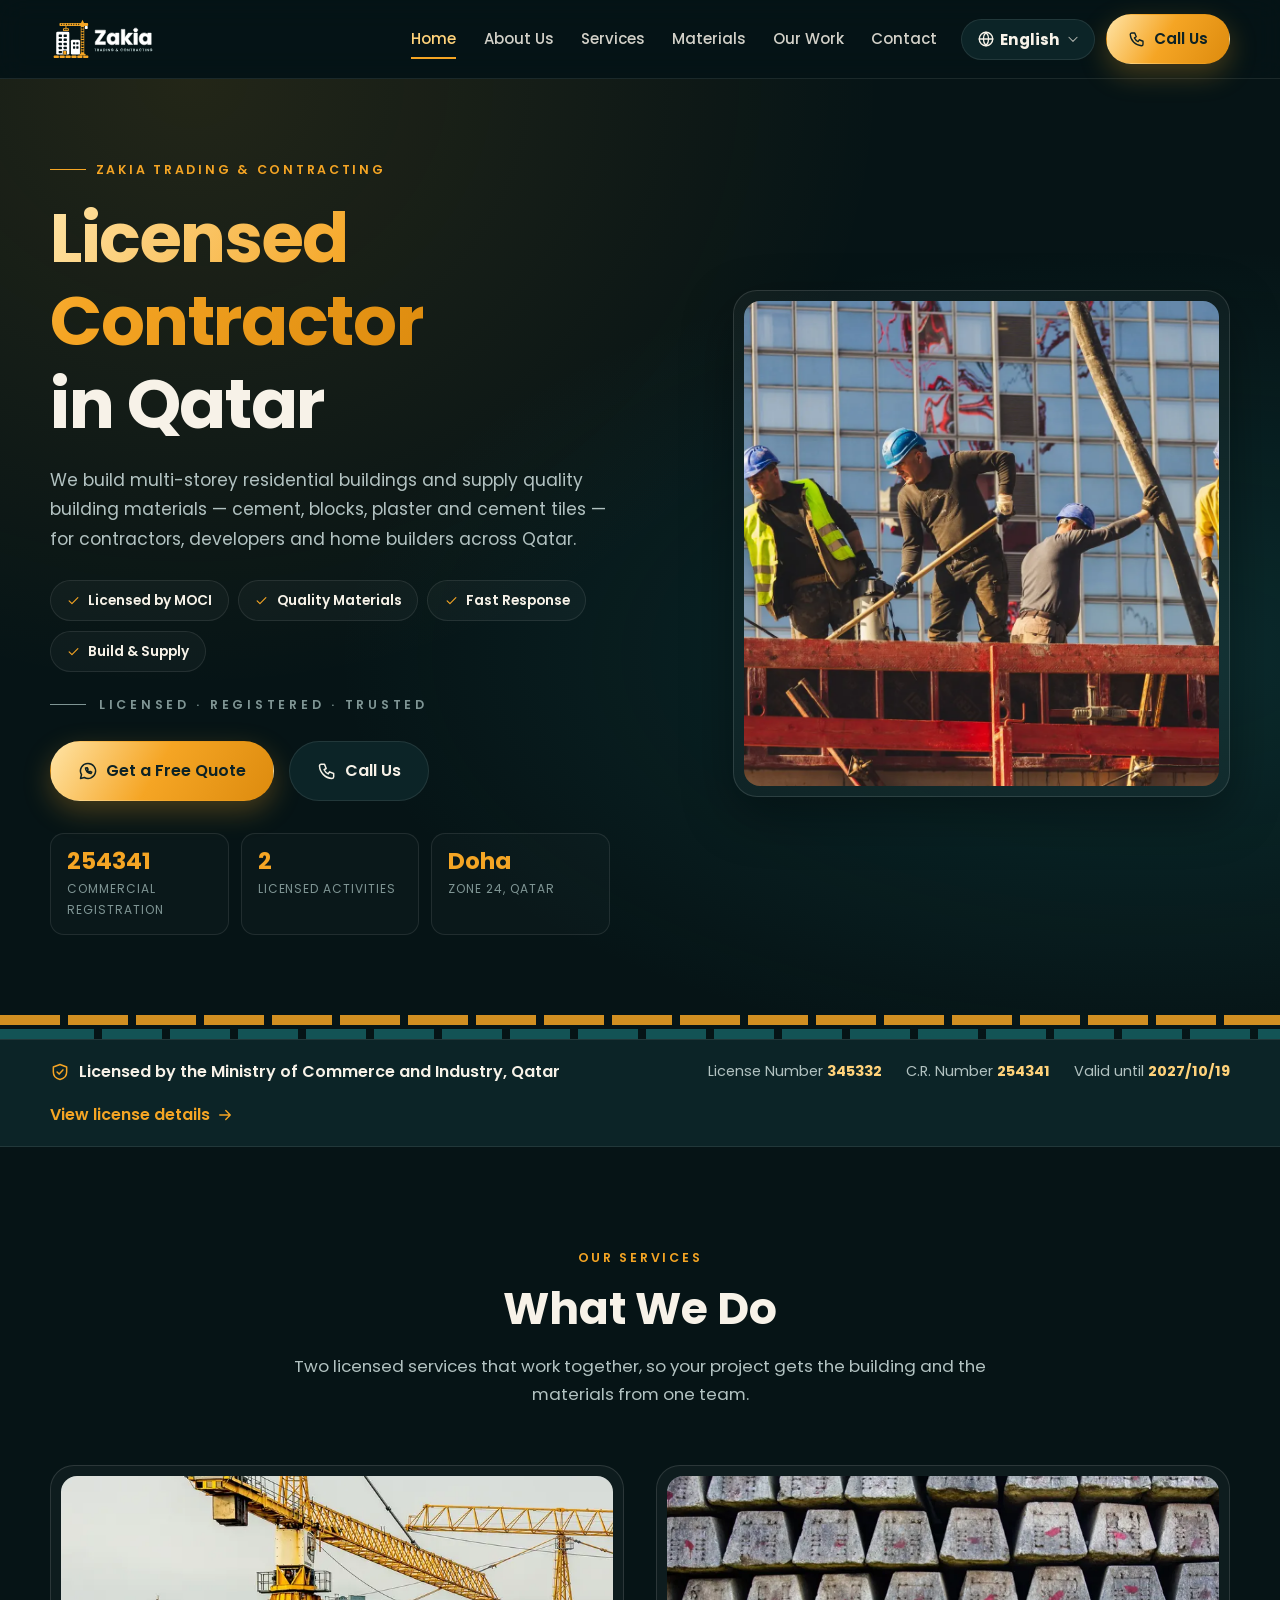
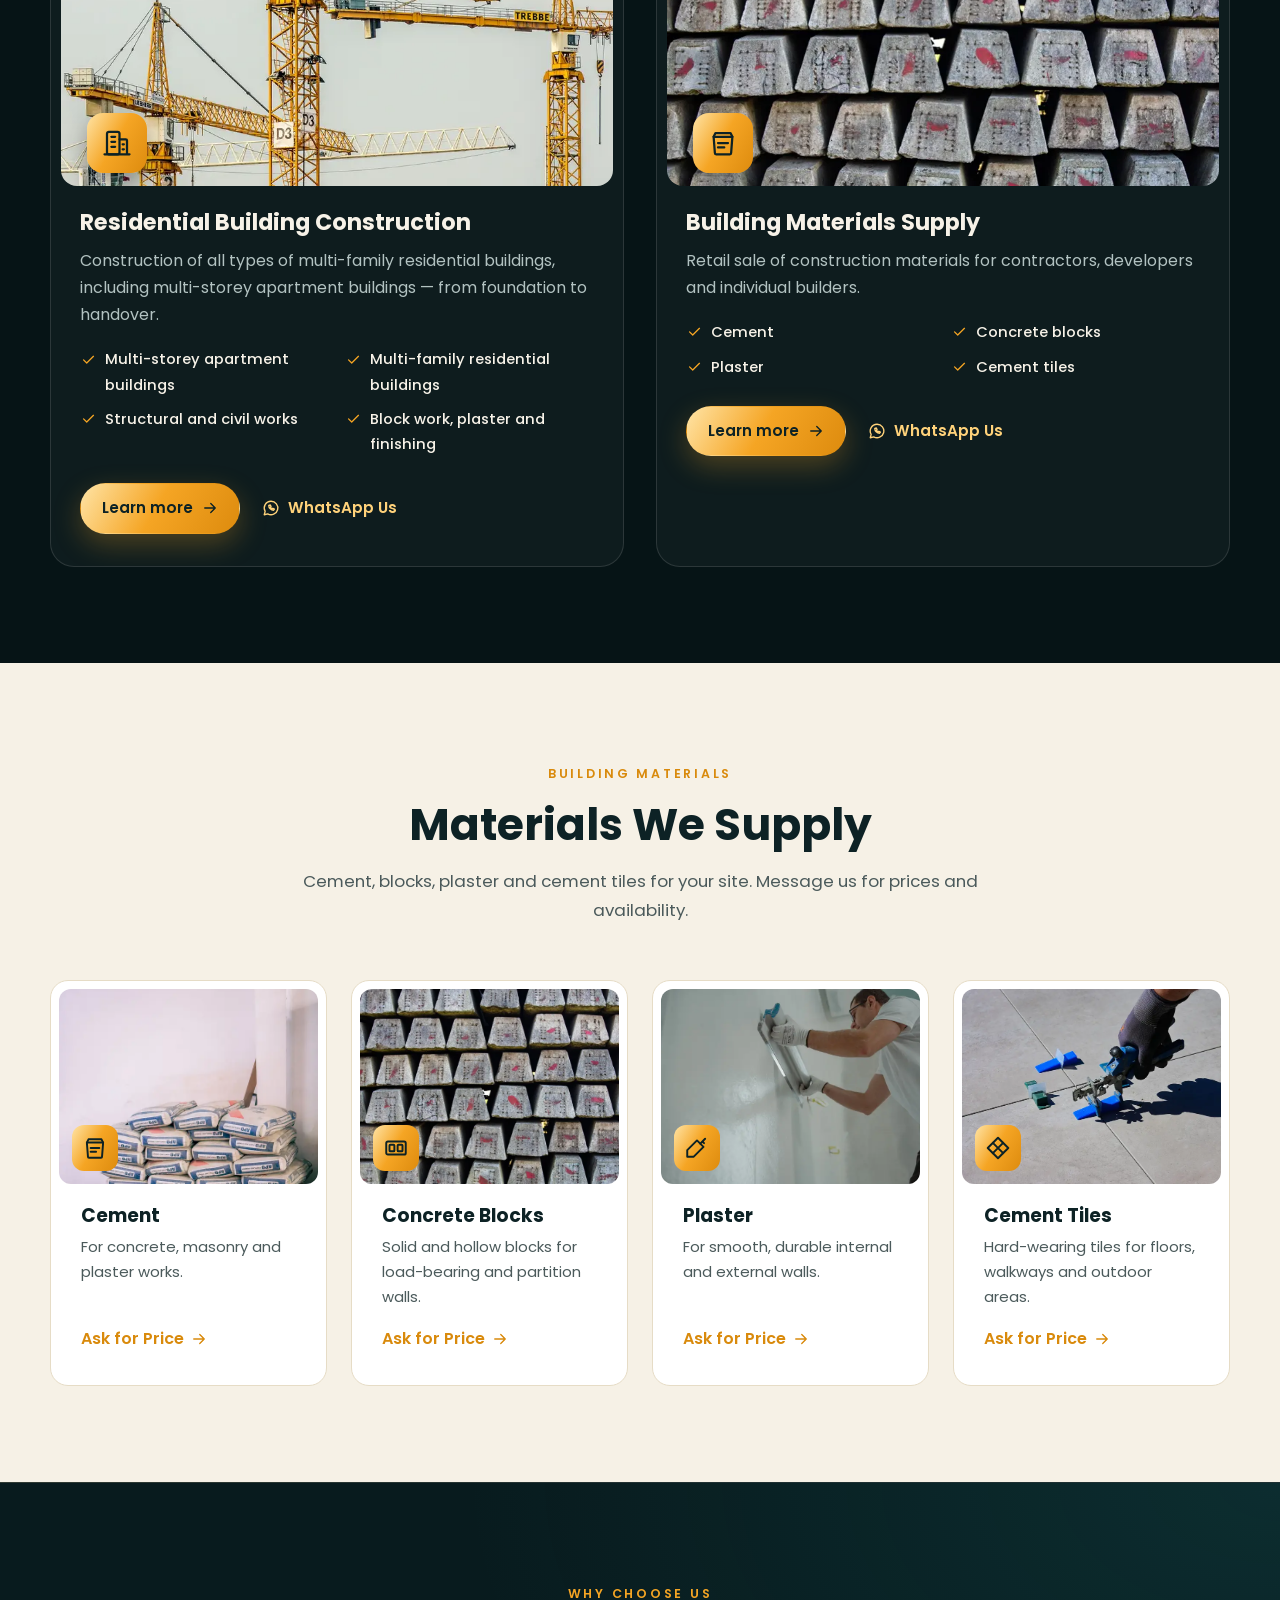
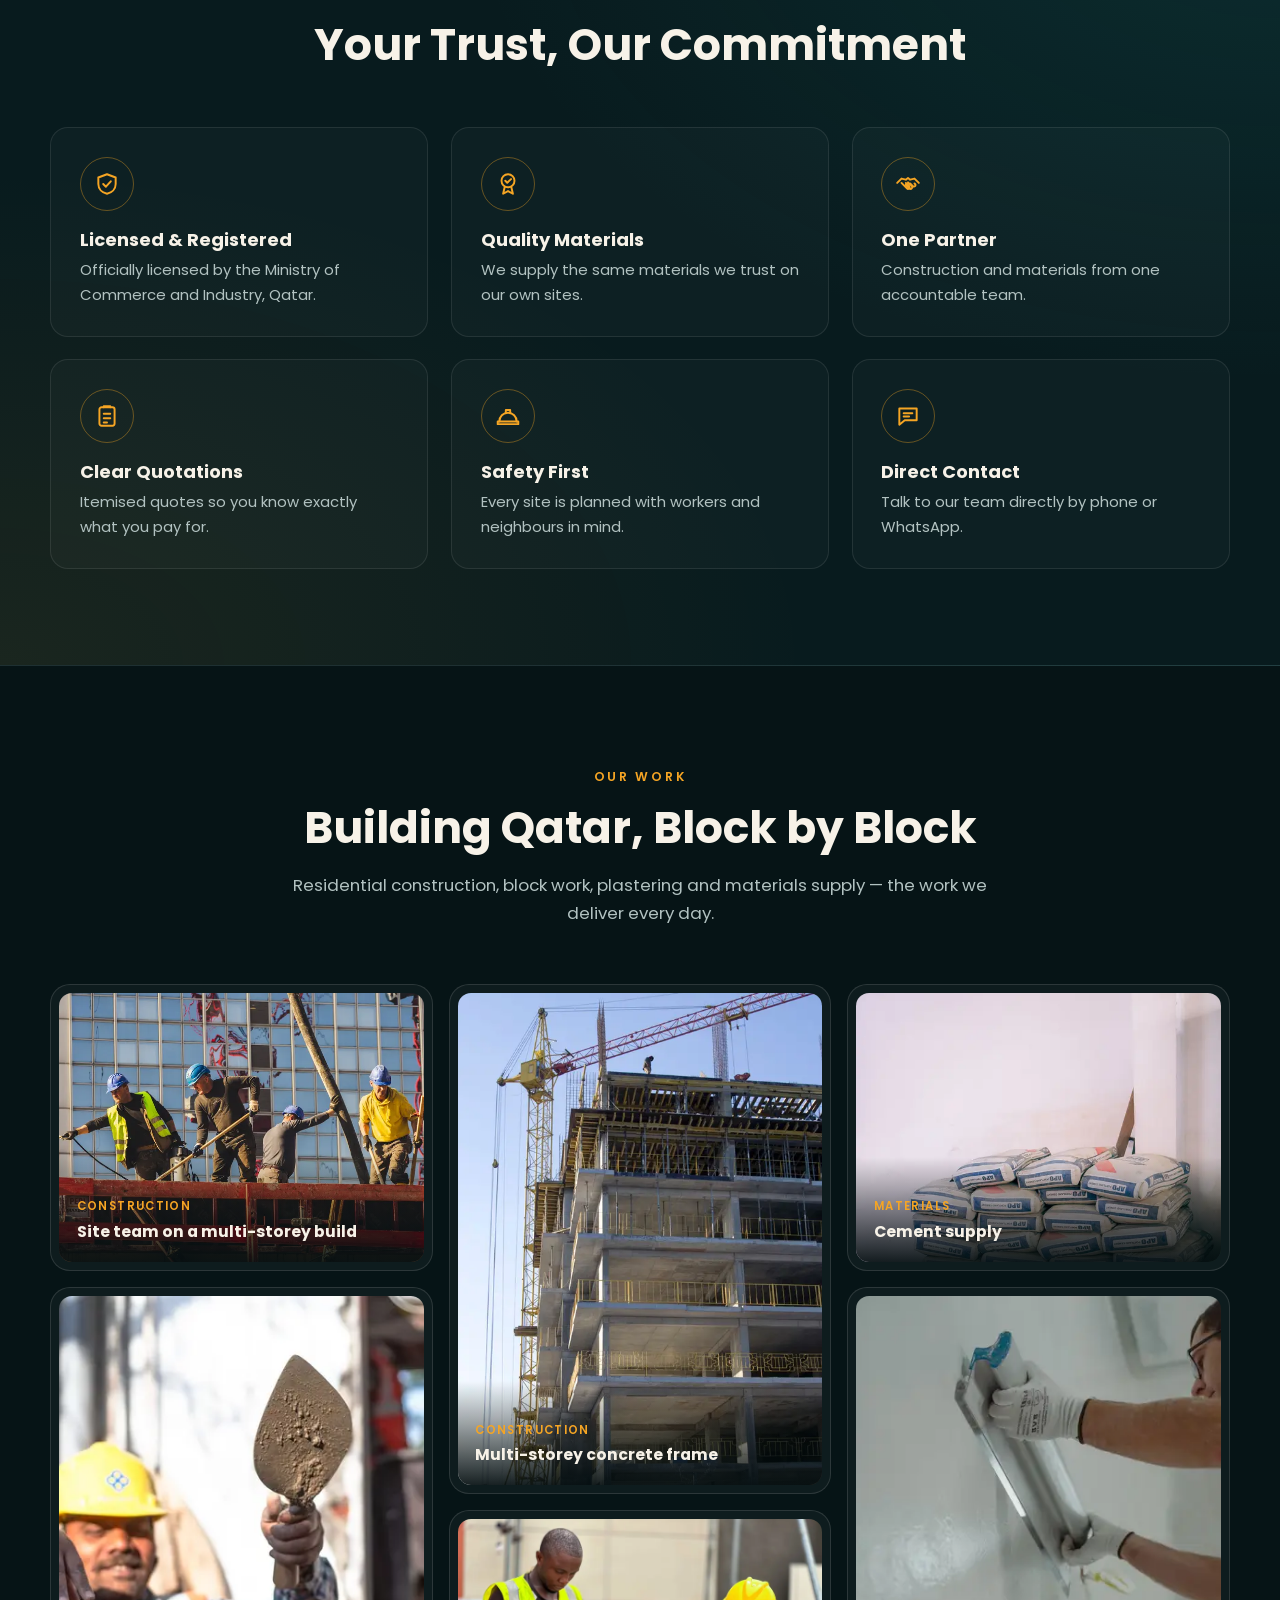
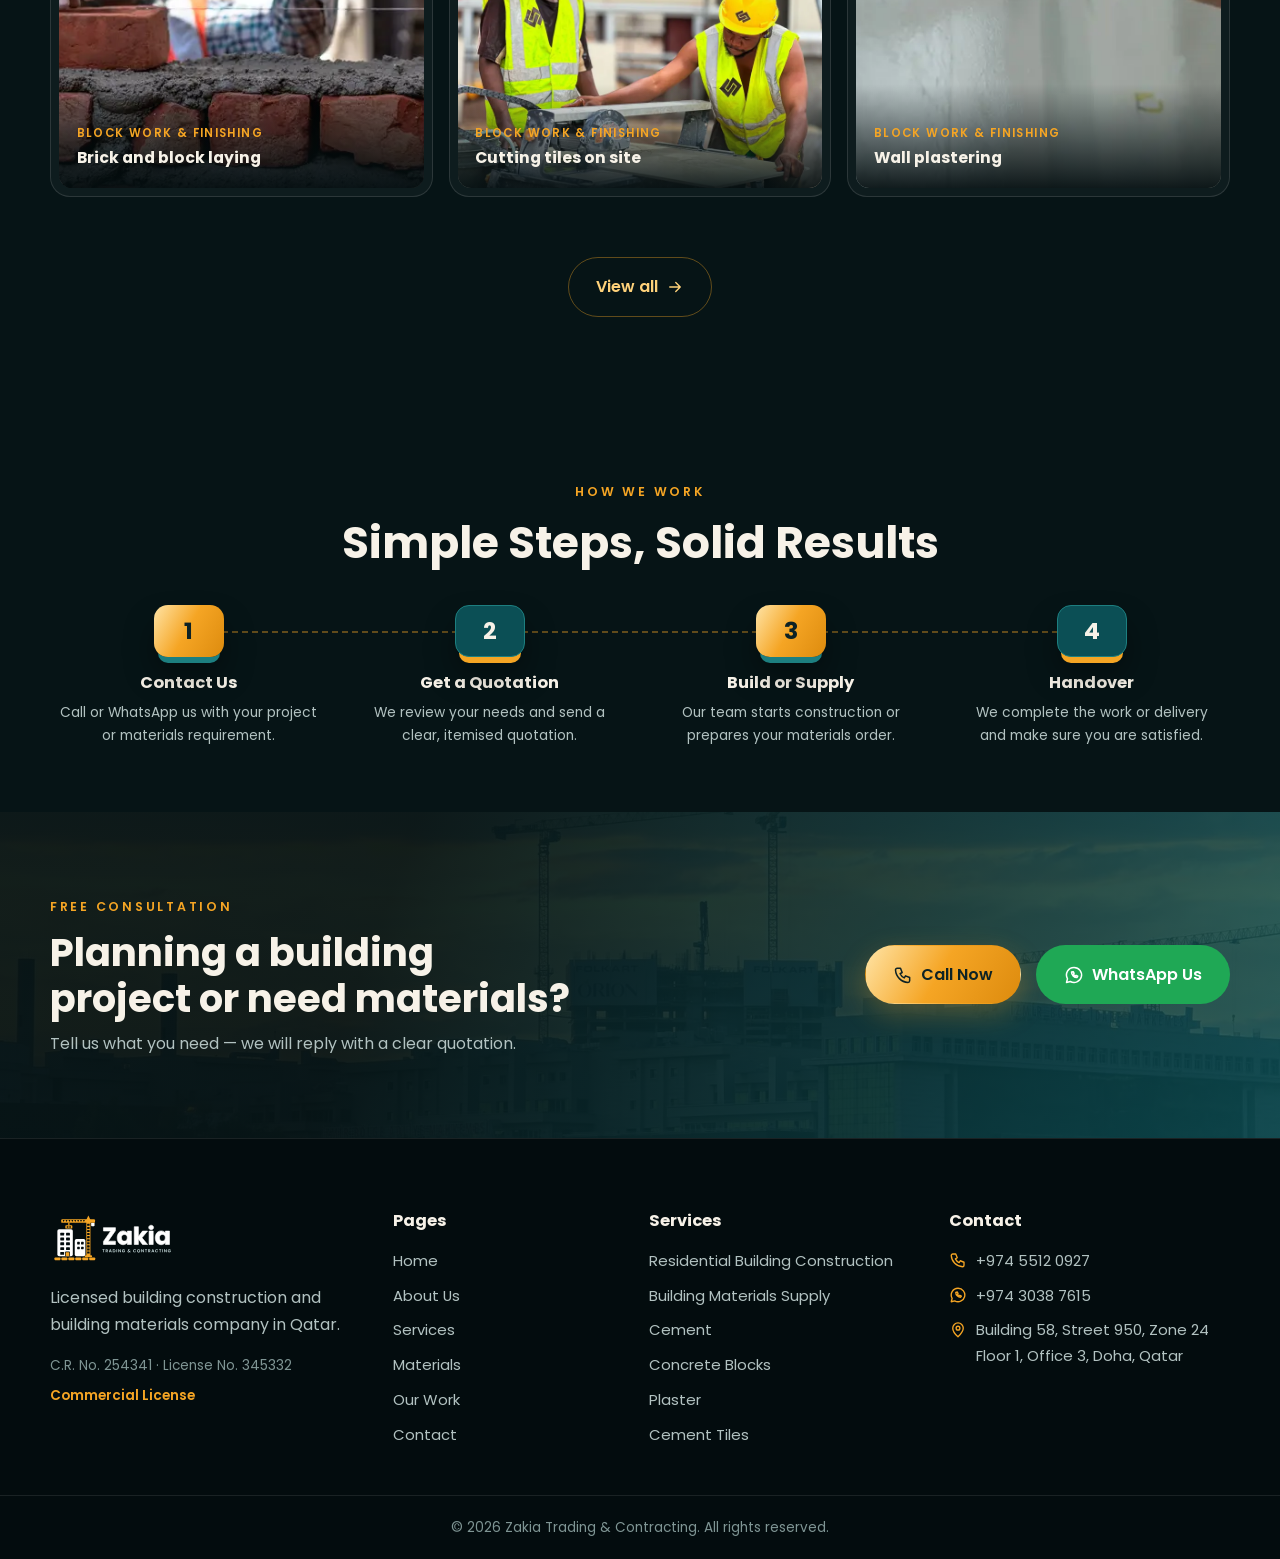
<file: index.html>
<!doctype html>
<html lang="en">
  <head>
    <meta charset="UTF-8" />
    <meta name="viewport" content="width=device-width, initial-scale=1.0, viewport-fit=cover" />
    <title>Zakia Trading &amp; Contracting | Building Construction &amp; Materials in Qatar</title>
    <meta name="description" content="Licensed Qatari company for multi-storey residential building construction and building materials — cement, blocks, plaster and cement tiles." />
    <meta name="theme-color" content="#061416" />
    <link rel="icon" type="image/png" sizes="32x32" href="./favicon-32.png" />
    <link rel="apple-touch-icon" href="./apple-touch-icon-180.png" />
    <meta property="og:type" content="website" />
    <meta property="og:title" content="Zakia Trading &amp; Contracting | Building Construction &amp; Materials in Qatar" />
    <meta property="og:description" content="Licensed Qatari company for multi-storey residential building construction and building materials — cement, blocks, plaster and cement tiles." />
    <meta property="og:image" content="./og-image.png" />
    <script type="application/ld+json">
      {
        "@context": "https://schema.org",
        "@type": "GeneralContractor",
        "name": "Zakia Trading & Contracting",
        "telephone": "+974 5512 0927",
        "address": { "@type": "PostalAddress", "streetAddress": "Building 58, Street 950, Zone 24", "addressLocality": "Doha", "addressCountry": "QA" }
      }
    </script>
    <script type="module" crossorigin src="./assets/main-DeBgoHN8.js"></script>
    <link rel="stylesheet" crossorigin href="./assets/main-DKDpR2OQ.css">
  </head>
  <body>
    <div id="root" data-page="home"></div>
  </body>
</html>
</file>
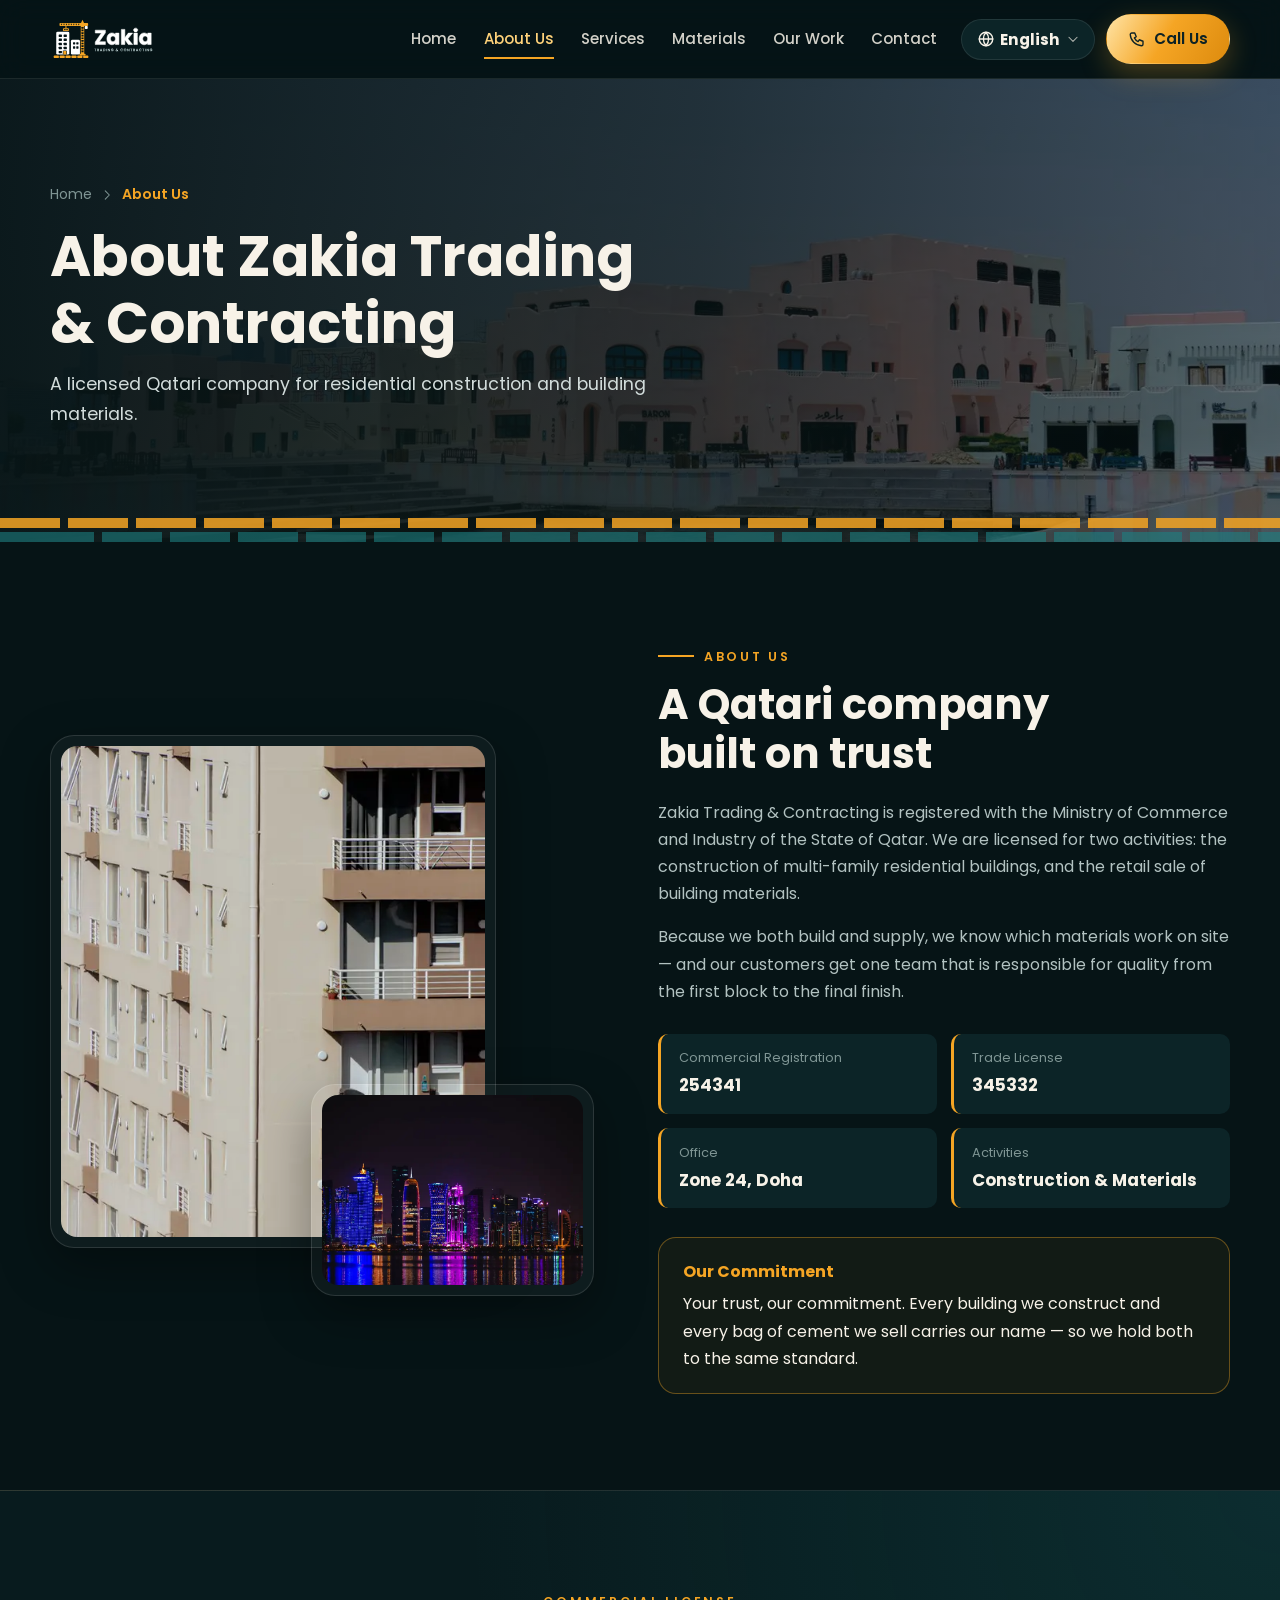
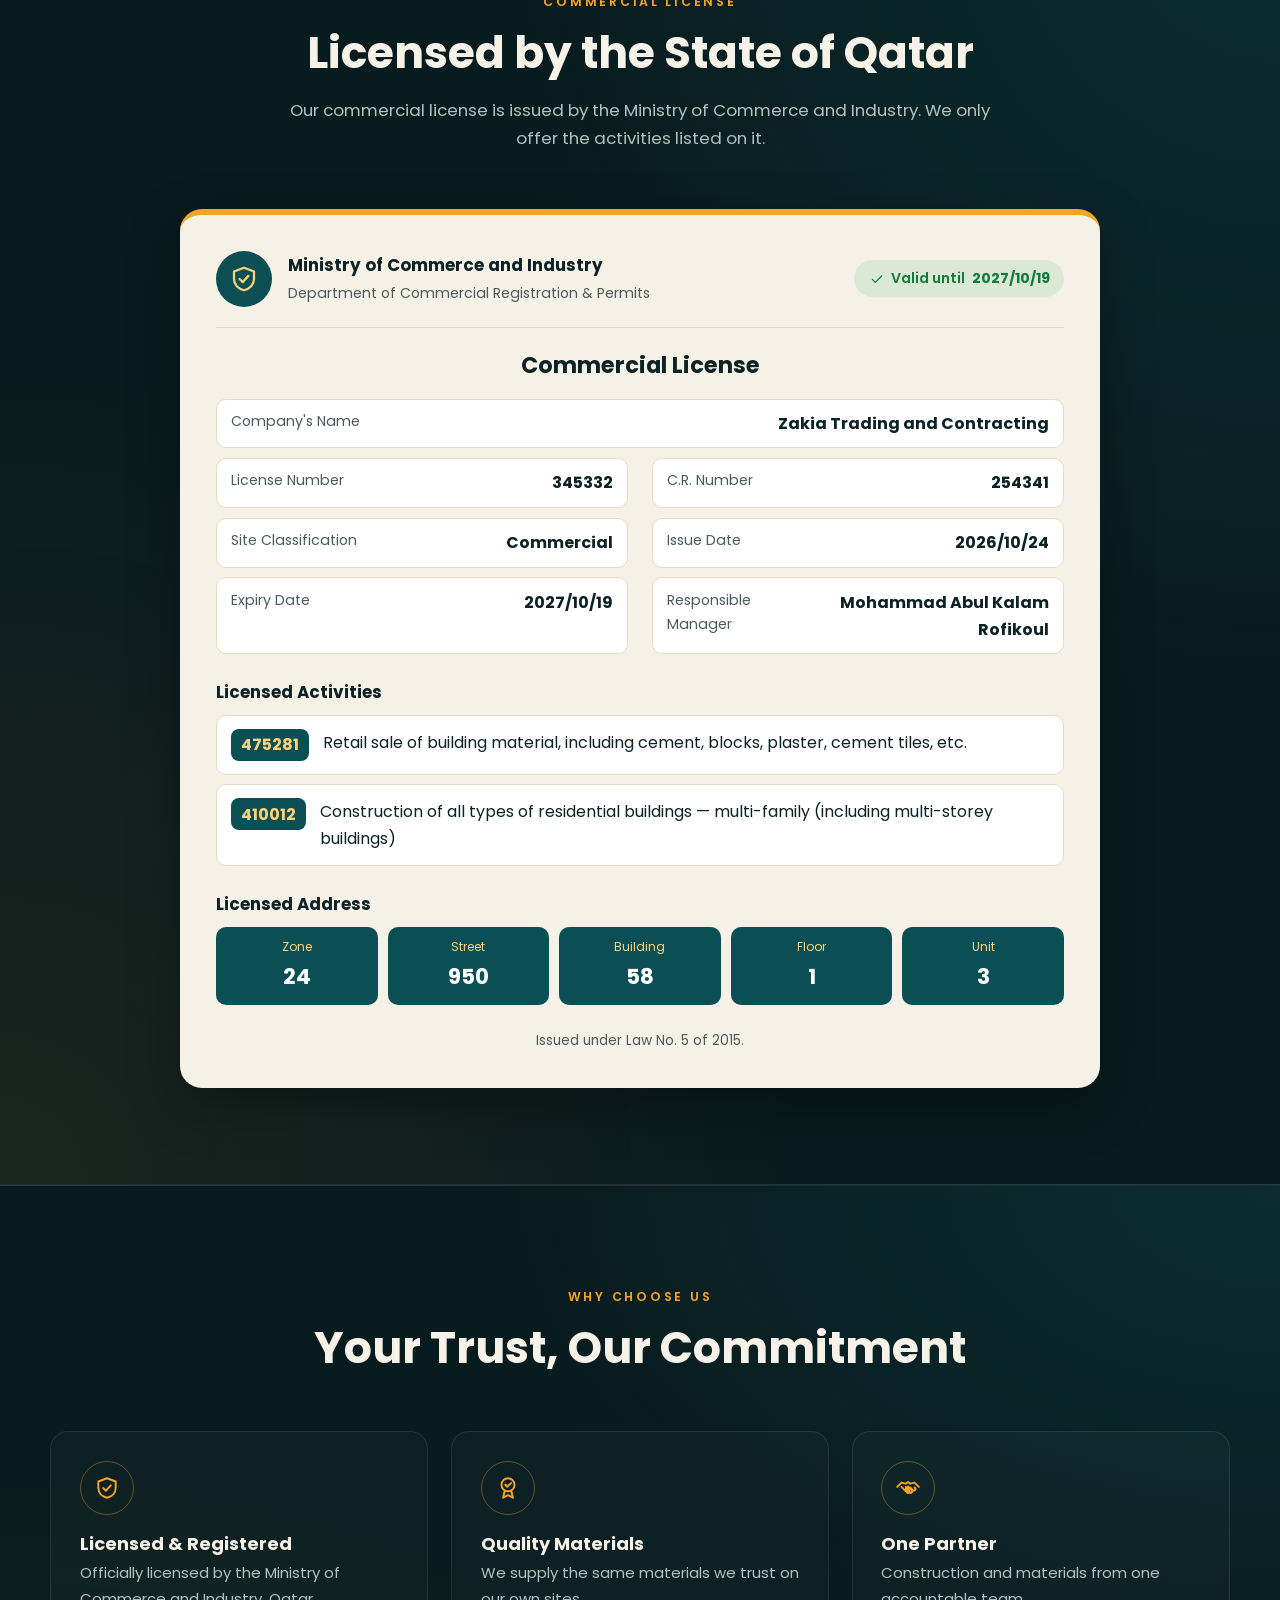
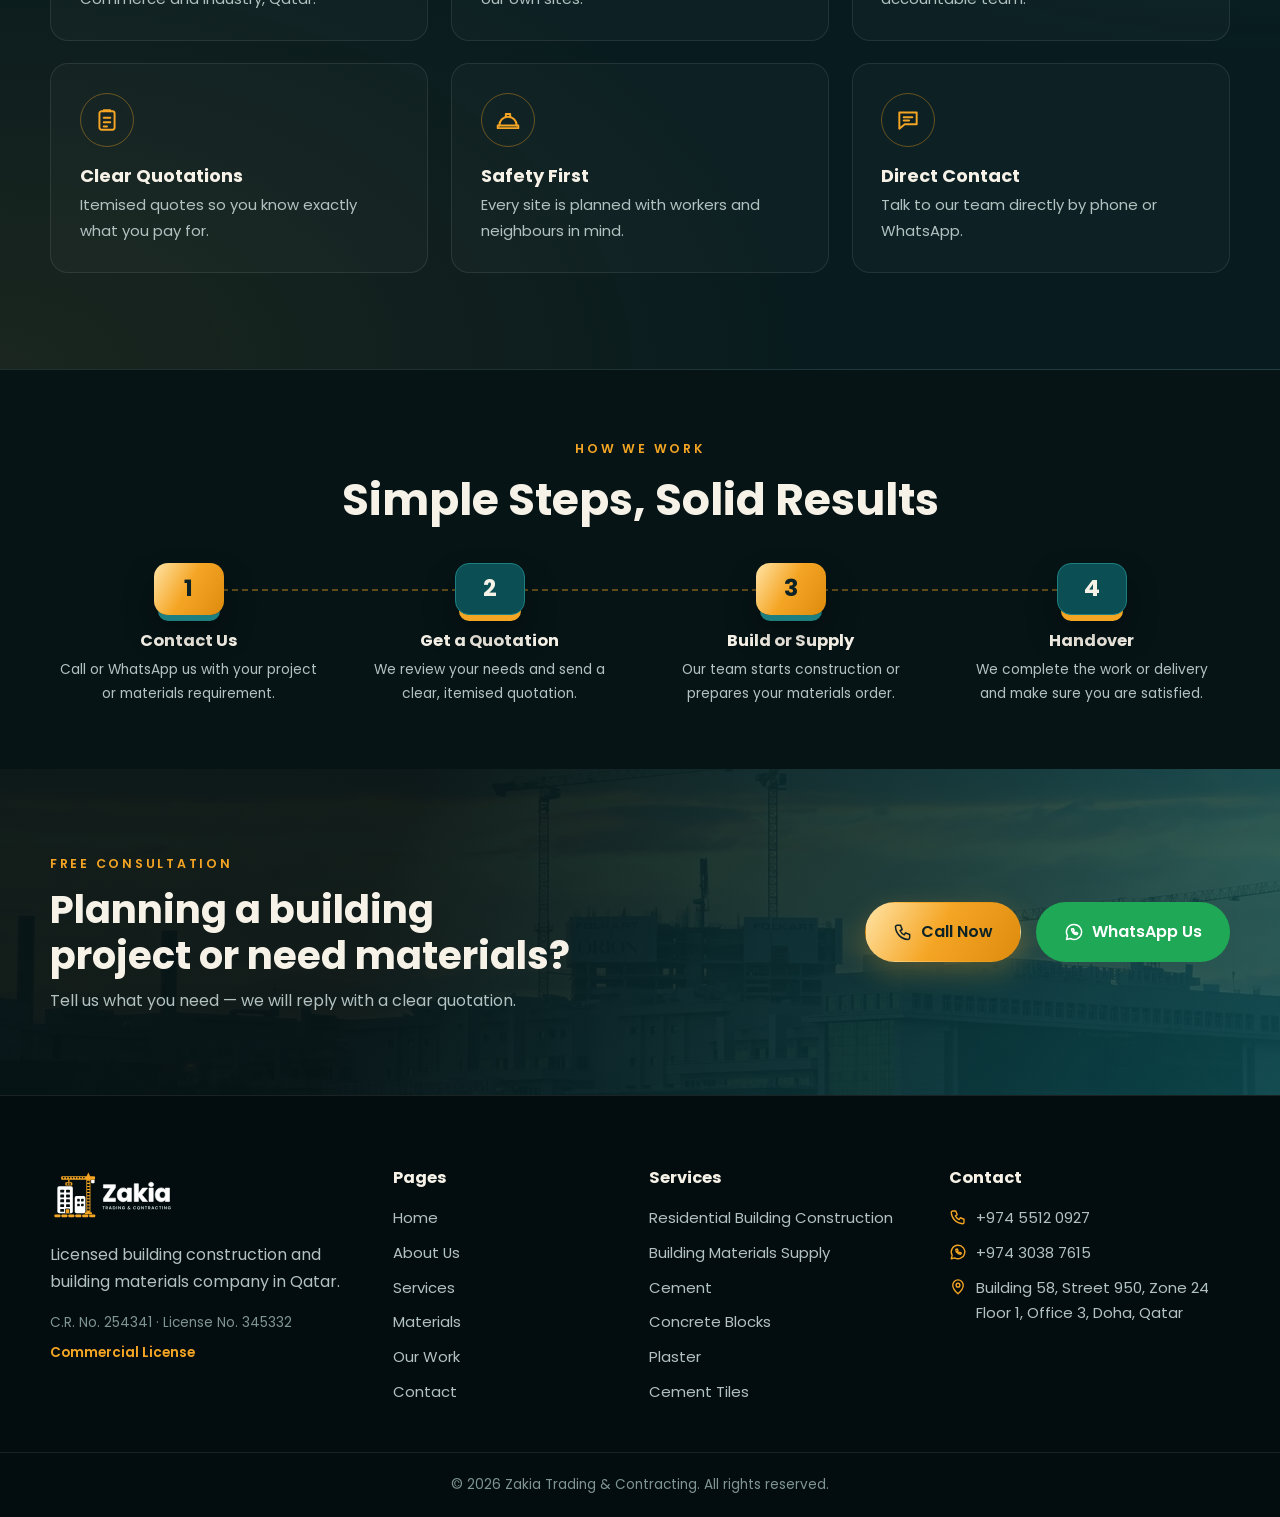
<file: about.html>
<!doctype html>
<html lang="en">
  <head>
    <meta charset="UTF-8" />
    <meta name="viewport" content="width=device-width, initial-scale=1.0, viewport-fit=cover" />
    <title>About Us | Zakia Trading &amp; Contracting</title>
    <meta name="description" content="Zakia Trading &amp; Contracting is registered with the Ministry of Commerce and Industry of Qatar (C.R. 254341)." />
    <meta name="theme-color" content="#061416" />
    <link rel="icon" type="image/png" sizes="32x32" href="./favicon-32.png" />
    <link rel="apple-touch-icon" href="./apple-touch-icon-180.png" />
    <meta property="og:type" content="website" />
    <meta property="og:title" content="About Us | Zakia Trading &amp; Contracting" />
    <meta property="og:description" content="Zakia Trading &amp; Contracting is registered with the Ministry of Commerce and Industry of Qatar (C.R. 254341)." />
    <meta property="og:image" content="./og-image.png" />
    <script type="application/ld+json">
      {
        "@context": "https://schema.org",
        "@type": "GeneralContractor",
        "name": "Zakia Trading & Contracting",
        "telephone": "+974 5512 0927",
        "address": { "@type": "PostalAddress", "streetAddress": "Building 58, Street 950, Zone 24", "addressLocality": "Doha", "addressCountry": "QA" }
      }
    </script>
    <script type="module" crossorigin src="./assets/main-DeBgoHN8.js"></script>
    <link rel="stylesheet" crossorigin href="./assets/main-DKDpR2OQ.css">
  </head>
  <body>
    <div id="root" data-page="about"></div>
  </body>
</html>
</file>
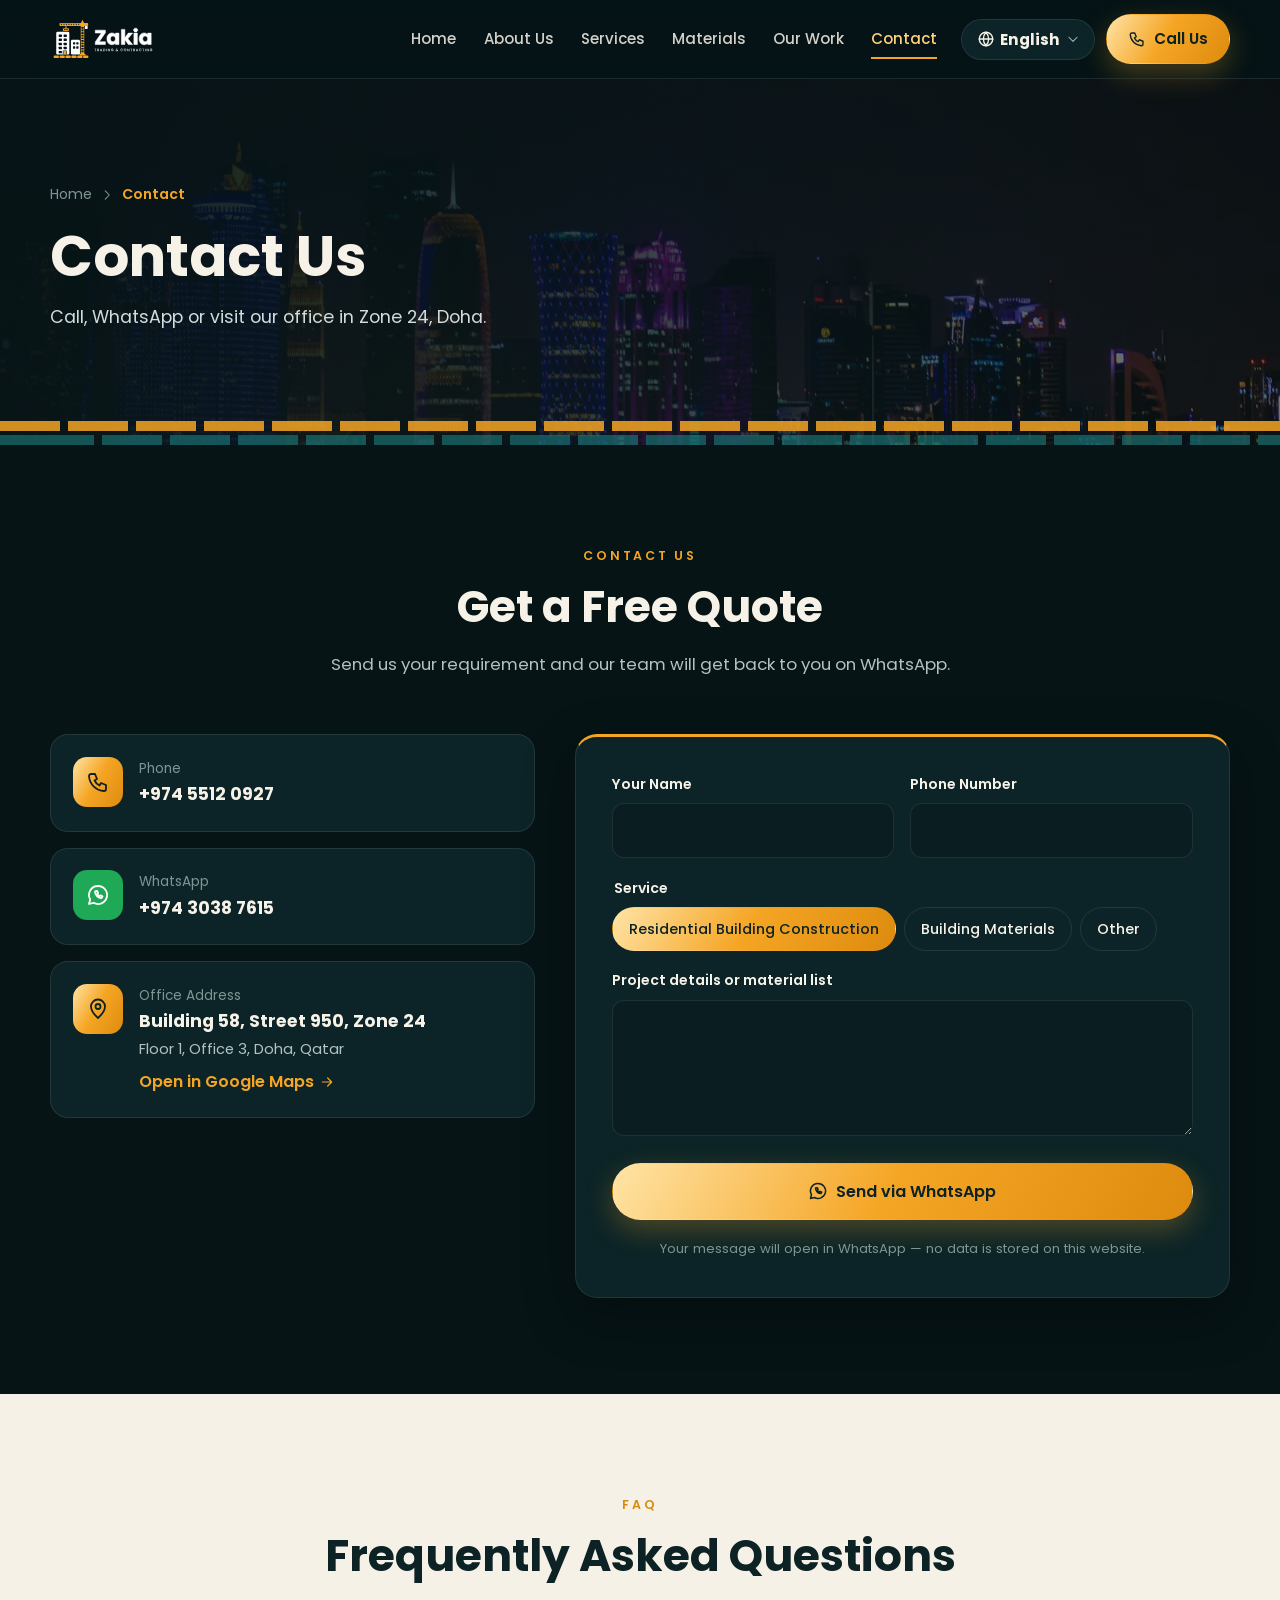
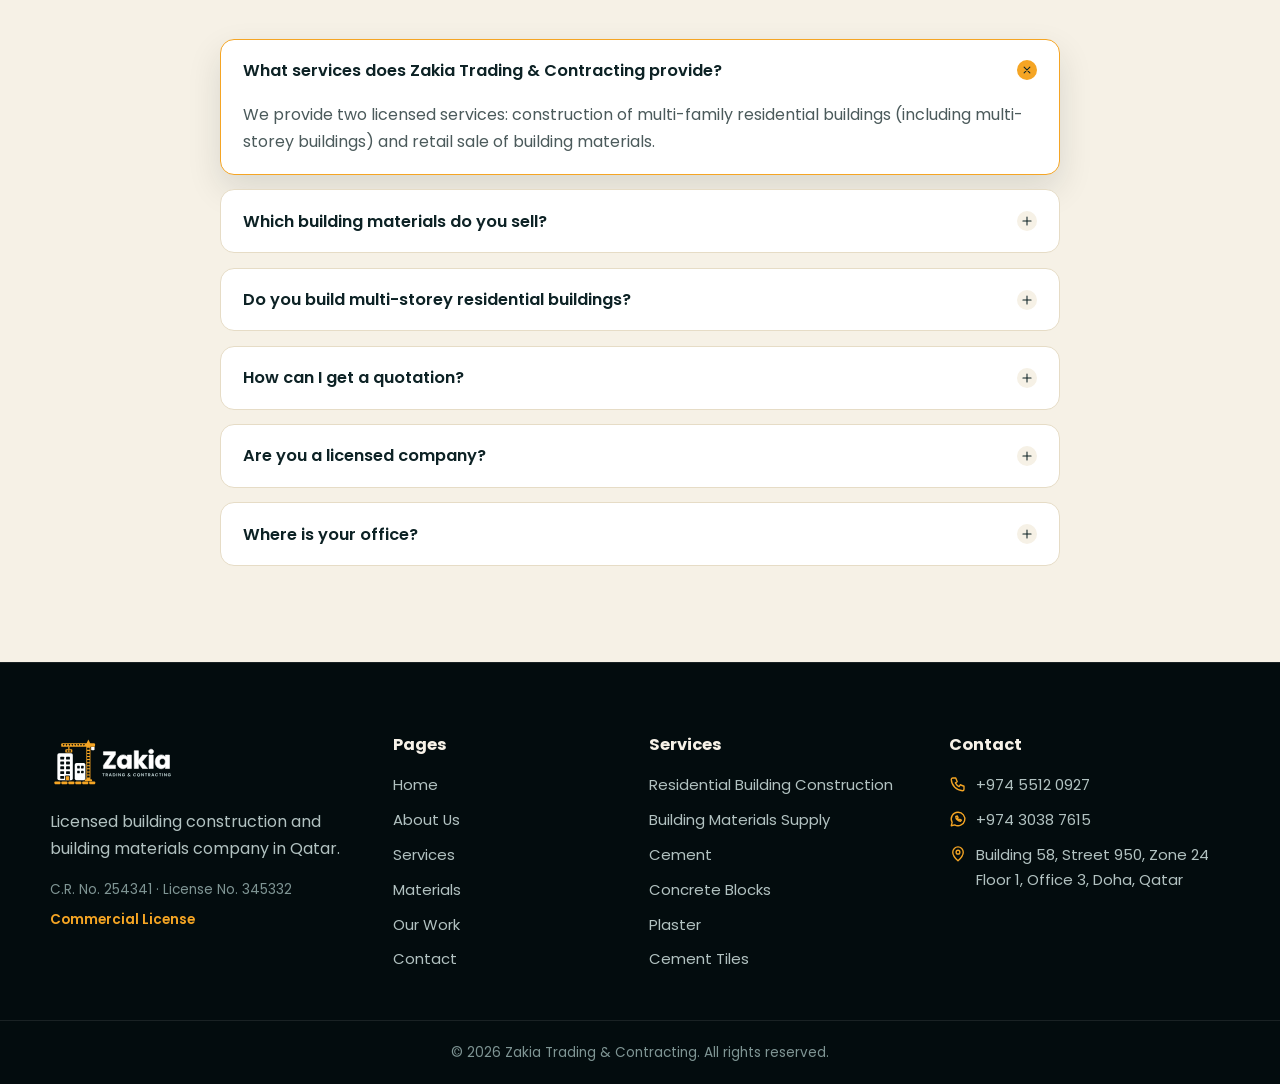
<file: contact.html>
<!doctype html>
<html lang="en">
  <head>
    <meta charset="UTF-8" />
    <meta name="viewport" content="width=device-width, initial-scale=1.0, viewport-fit=cover" />
    <title>Contact | Zakia Trading &amp; Contracting</title>
    <meta name="description" content="Call or WhatsApp Zakia Trading &amp; Contracting — Building 58, Street 950, Zone 24, Doha, Qatar." />
    <meta name="theme-color" content="#061416" />
    <link rel="icon" type="image/png" sizes="32x32" href="./favicon-32.png" />
    <link rel="apple-touch-icon" href="./apple-touch-icon-180.png" />
    <meta property="og:type" content="website" />
    <meta property="og:title" content="Contact | Zakia Trading &amp; Contracting" />
    <meta property="og:description" content="Call or WhatsApp Zakia Trading &amp; Contracting — Building 58, Street 950, Zone 24, Doha, Qatar." />
    <meta property="og:image" content="./og-image.png" />
    <script type="application/ld+json">
      {
        "@context": "https://schema.org",
        "@type": "GeneralContractor",
        "name": "Zakia Trading & Contracting",
        "telephone": "+974 5512 0927",
        "address": { "@type": "PostalAddress", "streetAddress": "Building 58, Street 950, Zone 24", "addressLocality": "Doha", "addressCountry": "QA" }
      }
    </script>
    <script type="module" crossorigin src="./assets/main-DeBgoHN8.js"></script>
    <link rel="stylesheet" crossorigin href="./assets/main-DKDpR2OQ.css">
  </head>
  <body>
    <div id="root" data-page="contact"></div>
  </body>
</html>
</file>
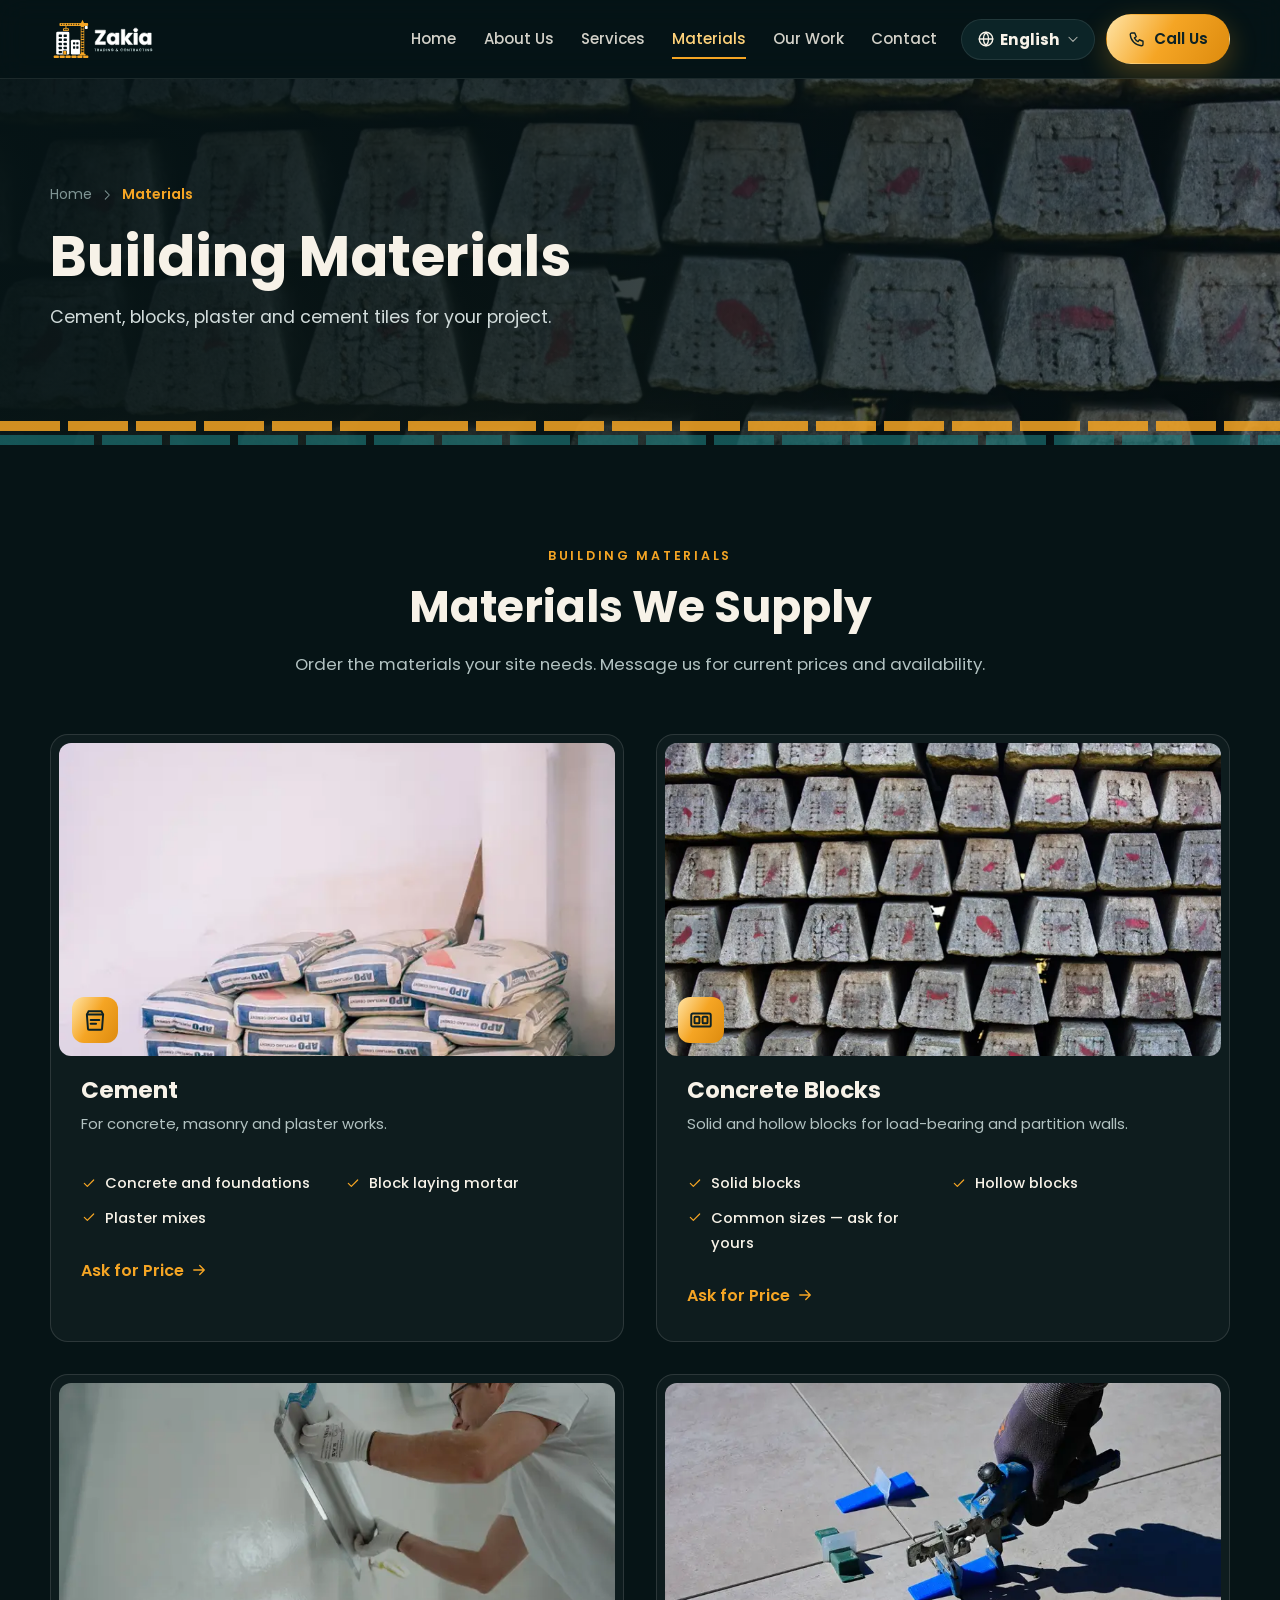
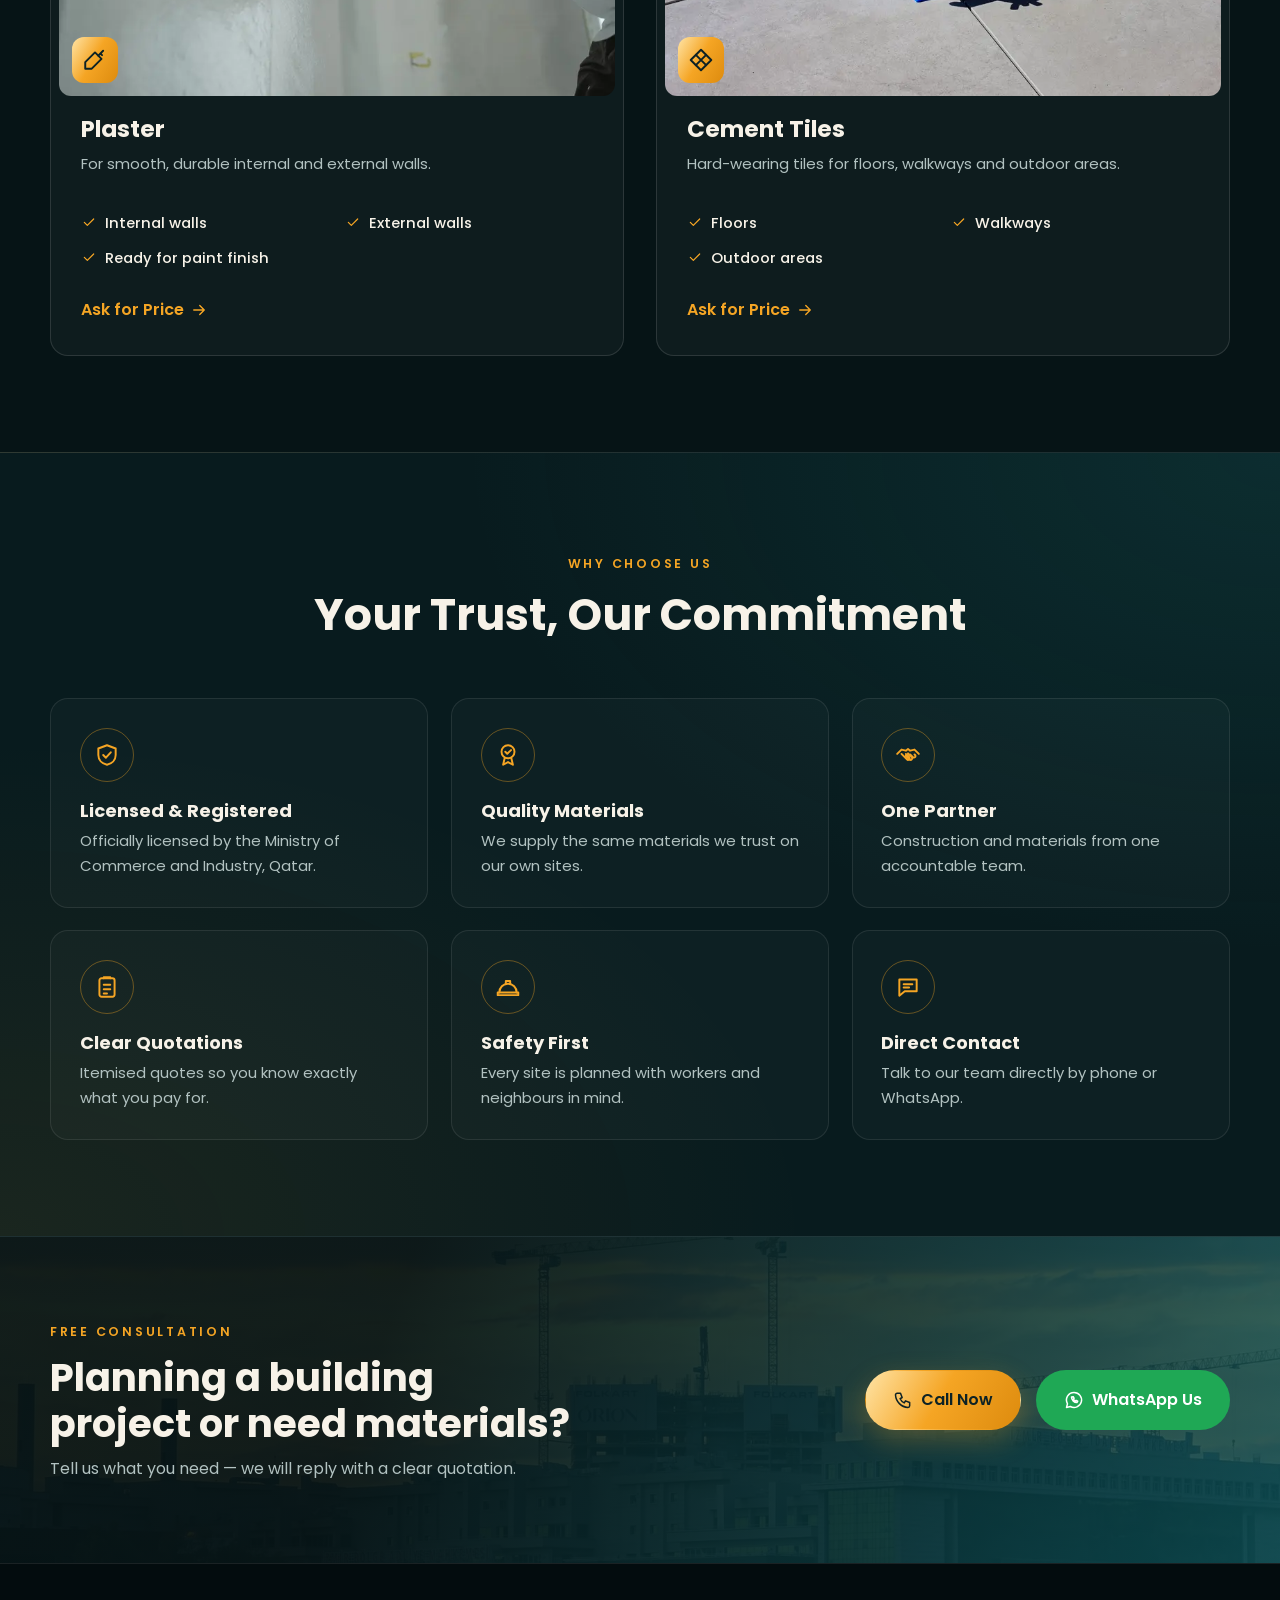
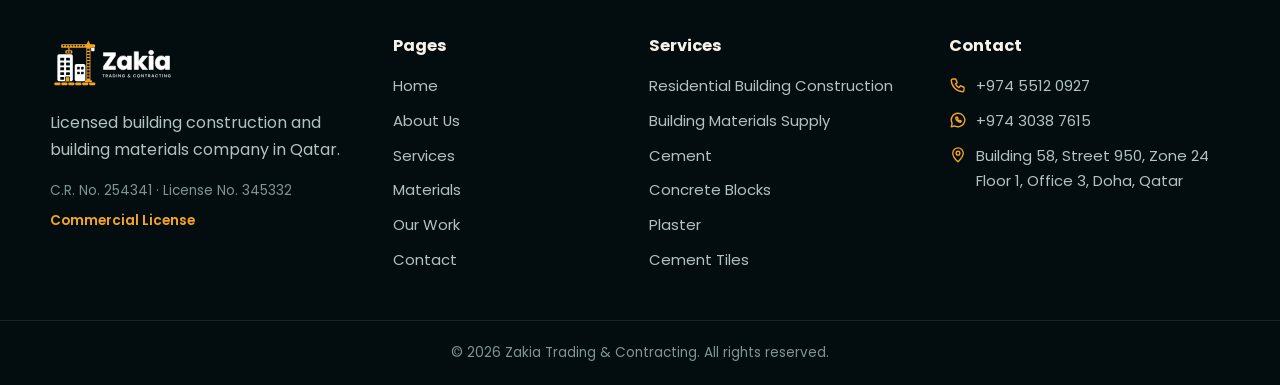
<file: materials.html>
<!doctype html>
<html lang="en">
  <head>
    <meta charset="UTF-8" />
    <meta name="viewport" content="width=device-width, initial-scale=1.0, viewport-fit=cover" />
    <title>Building Materials | Zakia Trading &amp; Contracting</title>
    <meta name="description" content="Cement, concrete blocks, plaster and cement tiles in Qatar." />
    <meta name="theme-color" content="#061416" />
    <link rel="icon" type="image/png" sizes="32x32" href="./favicon-32.png" />
    <link rel="apple-touch-icon" href="./apple-touch-icon-180.png" />
    <meta property="og:type" content="website" />
    <meta property="og:title" content="Building Materials | Zakia Trading &amp; Contracting" />
    <meta property="og:description" content="Cement, concrete blocks, plaster and cement tiles in Qatar." />
    <meta property="og:image" content="./og-image.png" />
    <script type="application/ld+json">
      {
        "@context": "https://schema.org",
        "@type": "GeneralContractor",
        "name": "Zakia Trading & Contracting",
        "telephone": "+974 5512 0927",
        "address": { "@type": "PostalAddress", "streetAddress": "Building 58, Street 950, Zone 24", "addressLocality": "Doha", "addressCountry": "QA" }
      }
    </script>
    <script type="module" crossorigin src="./assets/main-DeBgoHN8.js"></script>
    <link rel="stylesheet" crossorigin href="./assets/main-DKDpR2OQ.css">
  </head>
  <body>
    <div id="root" data-page="materials"></div>
  </body>
</html>
</file>
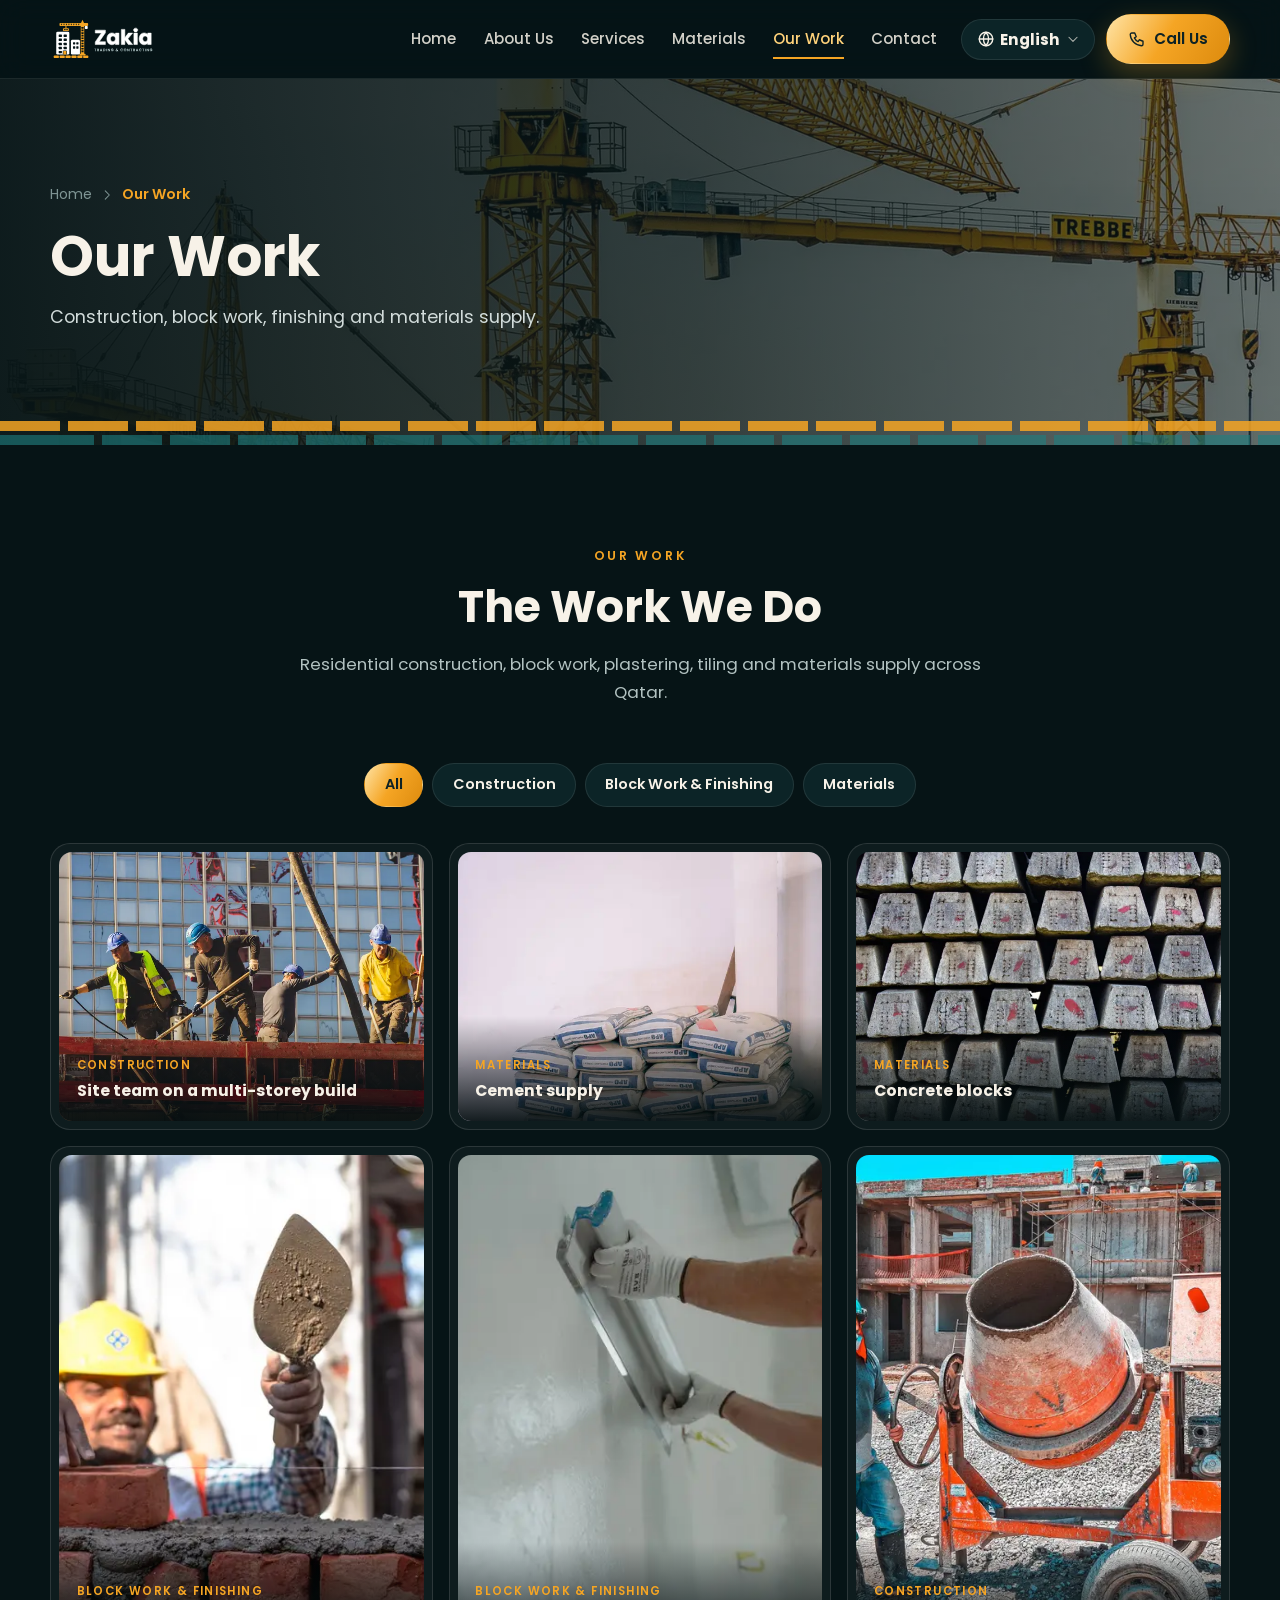
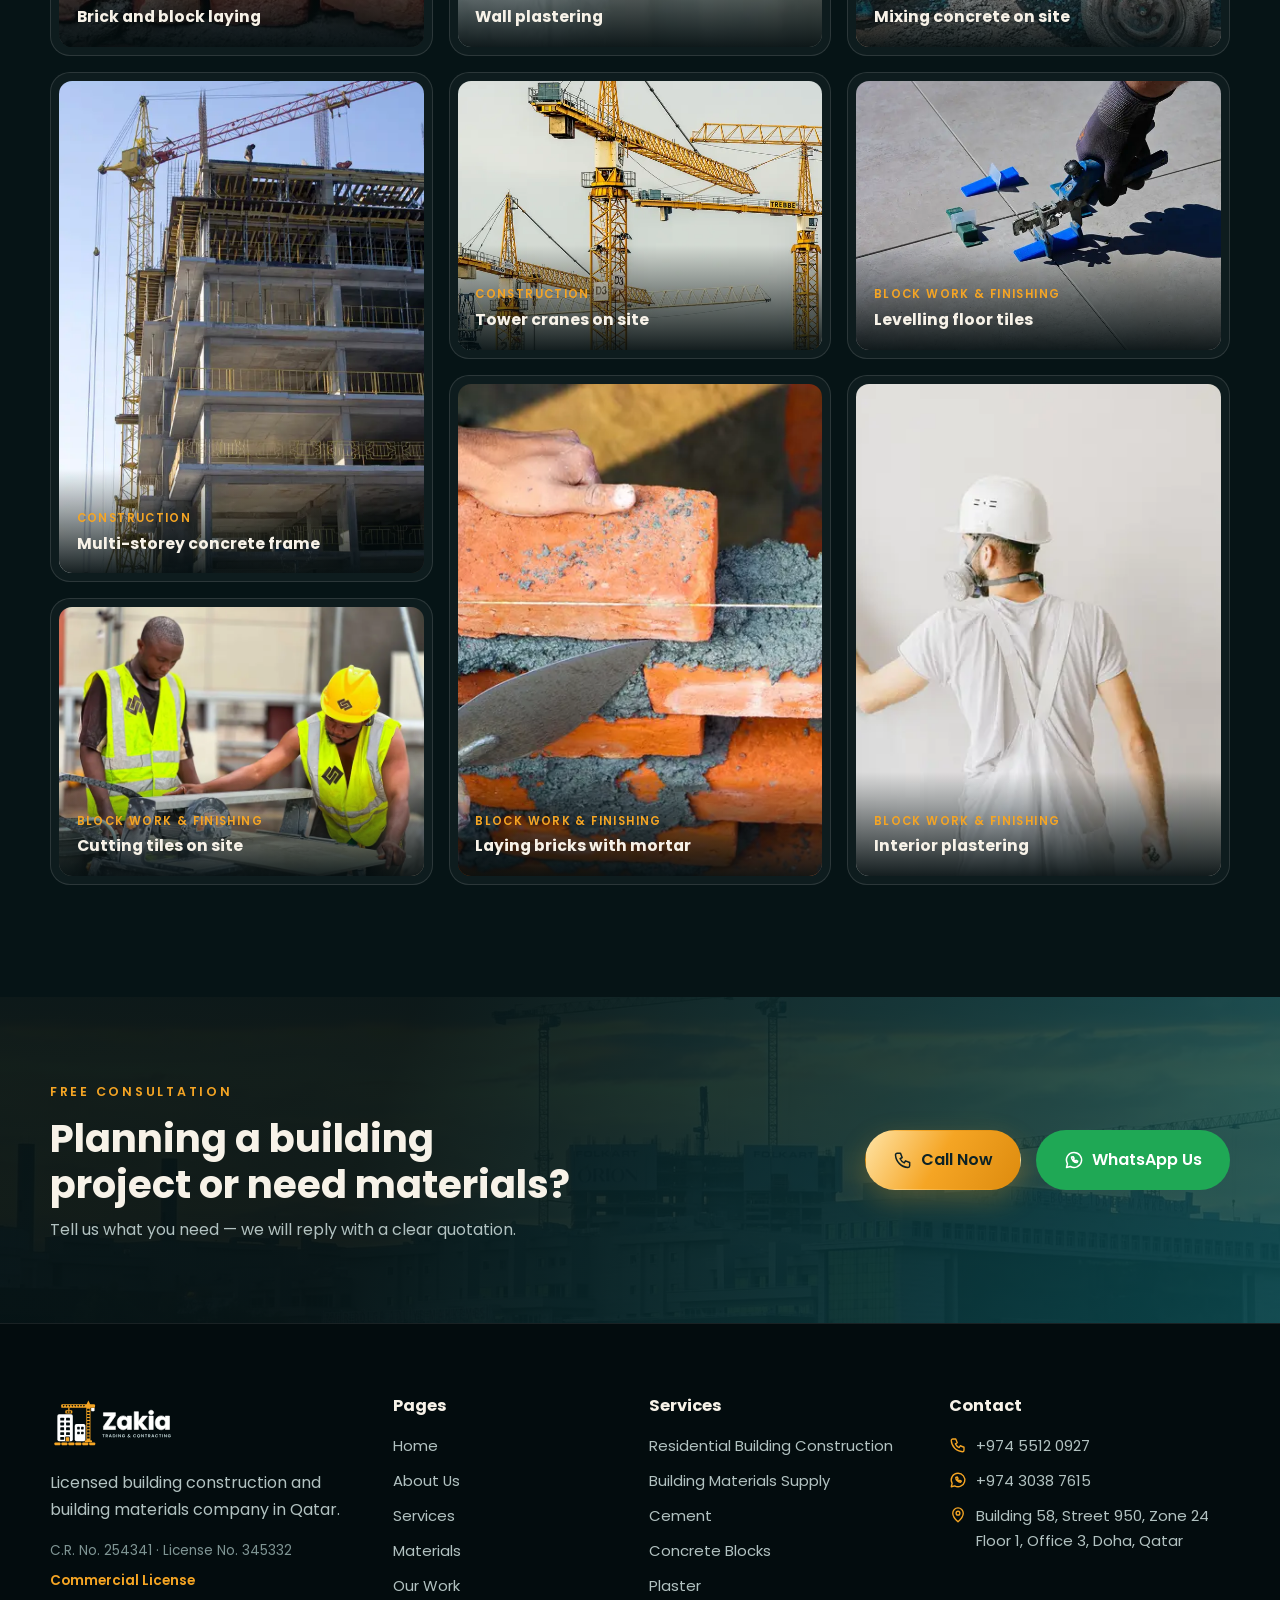
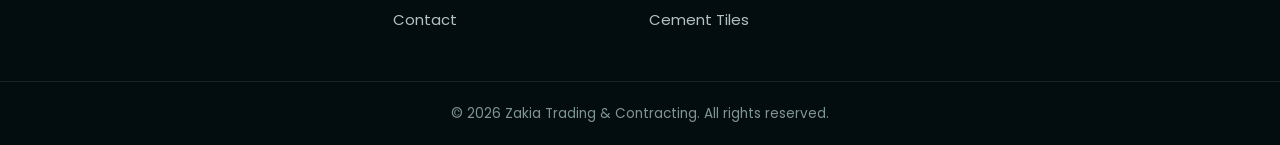
<file: projects.html>
<!doctype html>
<html lang="en">
  <head>
    <meta charset="UTF-8" />
    <meta name="viewport" content="width=device-width, initial-scale=1.0, viewport-fit=cover" />
    <title>Our Work | Zakia Trading &amp; Contracting</title>
    <meta name="description" content="Residential construction, block work, plastering, tiling and materials supply across Qatar." />
    <meta name="theme-color" content="#061416" />
    <link rel="icon" type="image/png" sizes="32x32" href="./favicon-32.png" />
    <link rel="apple-touch-icon" href="./apple-touch-icon-180.png" />
    <meta property="og:type" content="website" />
    <meta property="og:title" content="Our Work | Zakia Trading &amp; Contracting" />
    <meta property="og:description" content="Residential construction, block work, plastering, tiling and materials supply across Qatar." />
    <meta property="og:image" content="./og-image.png" />
    <script type="application/ld+json">
      {
        "@context": "https://schema.org",
        "@type": "GeneralContractor",
        "name": "Zakia Trading & Contracting",
        "telephone": "+974 5512 0927",
        "address": { "@type": "PostalAddress", "streetAddress": "Building 58, Street 950, Zone 24", "addressLocality": "Doha", "addressCountry": "QA" }
      }
    </script>
    <script type="module" crossorigin src="./assets/main-DeBgoHN8.js"></script>
    <link rel="stylesheet" crossorigin href="./assets/main-DKDpR2OQ.css">
  </head>
  <body>
    <div id="root" data-page="projects"></div>
  </body>
</html>
</file>
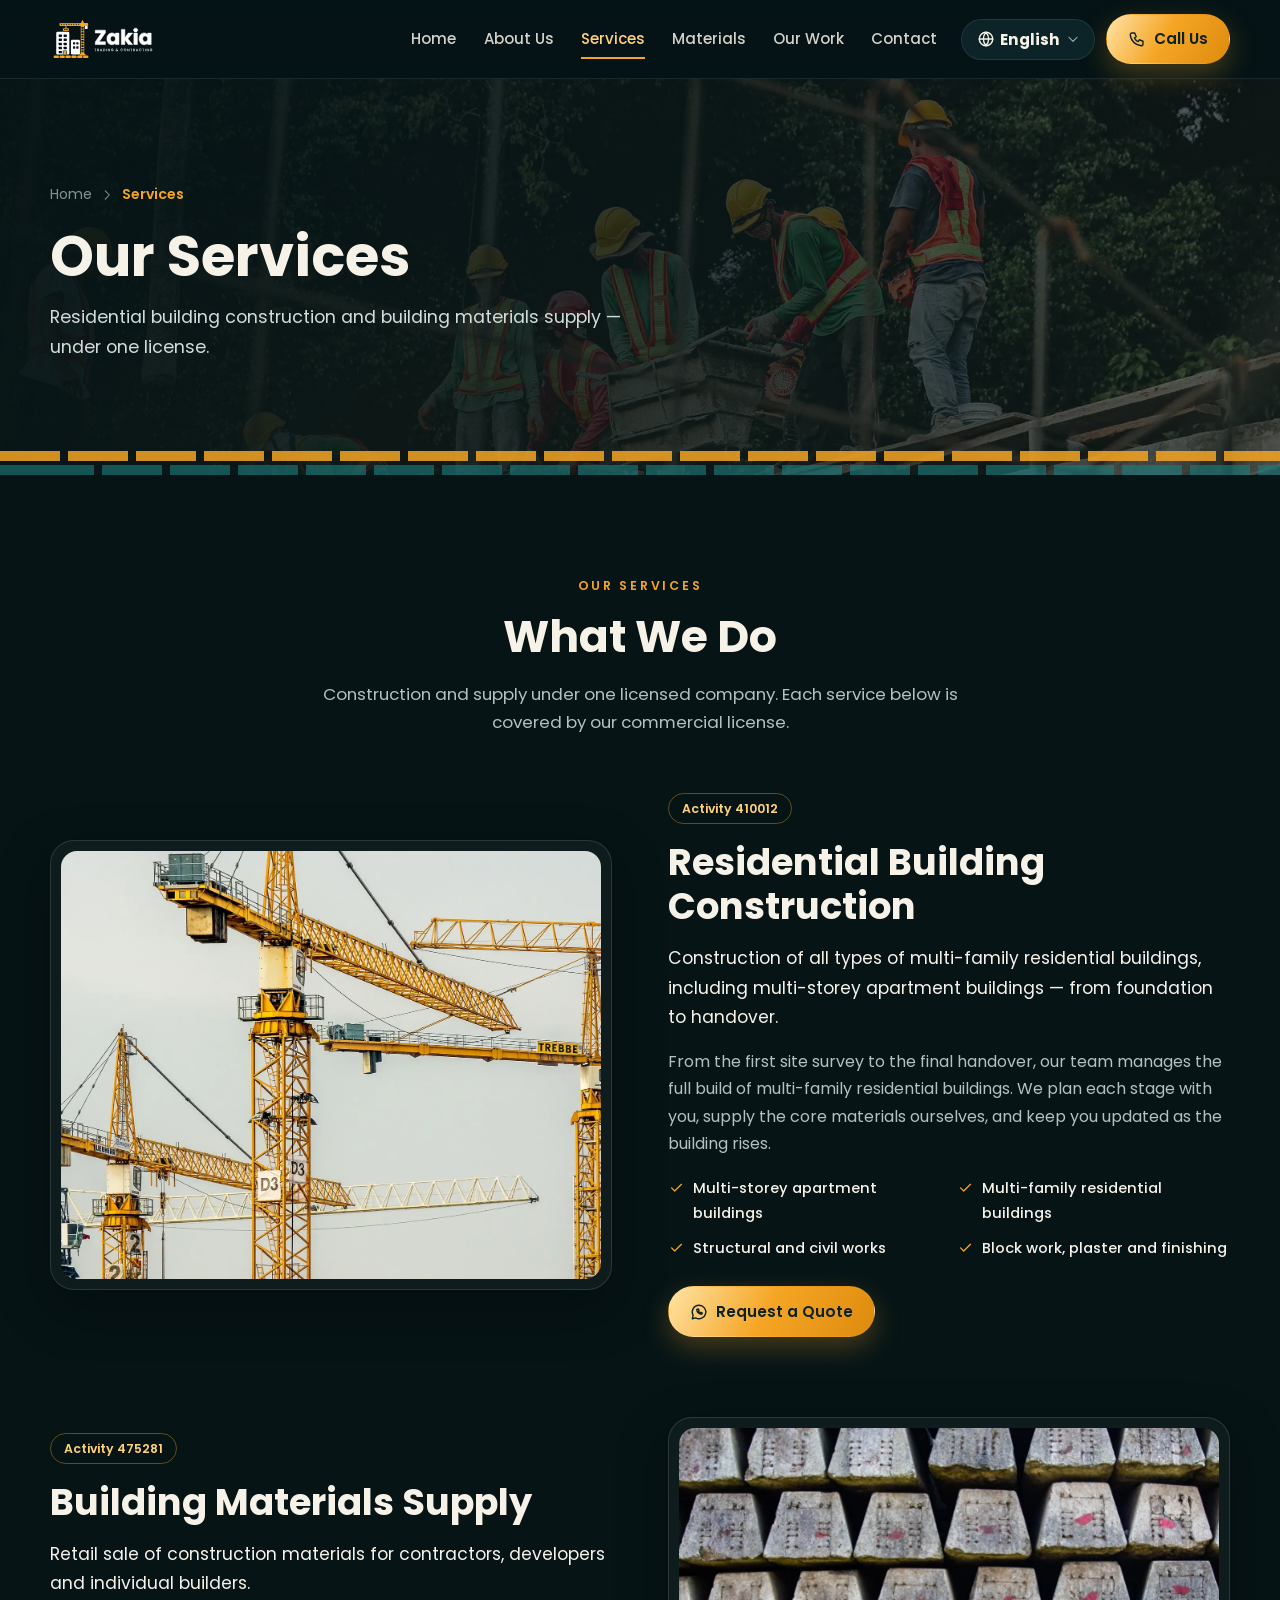
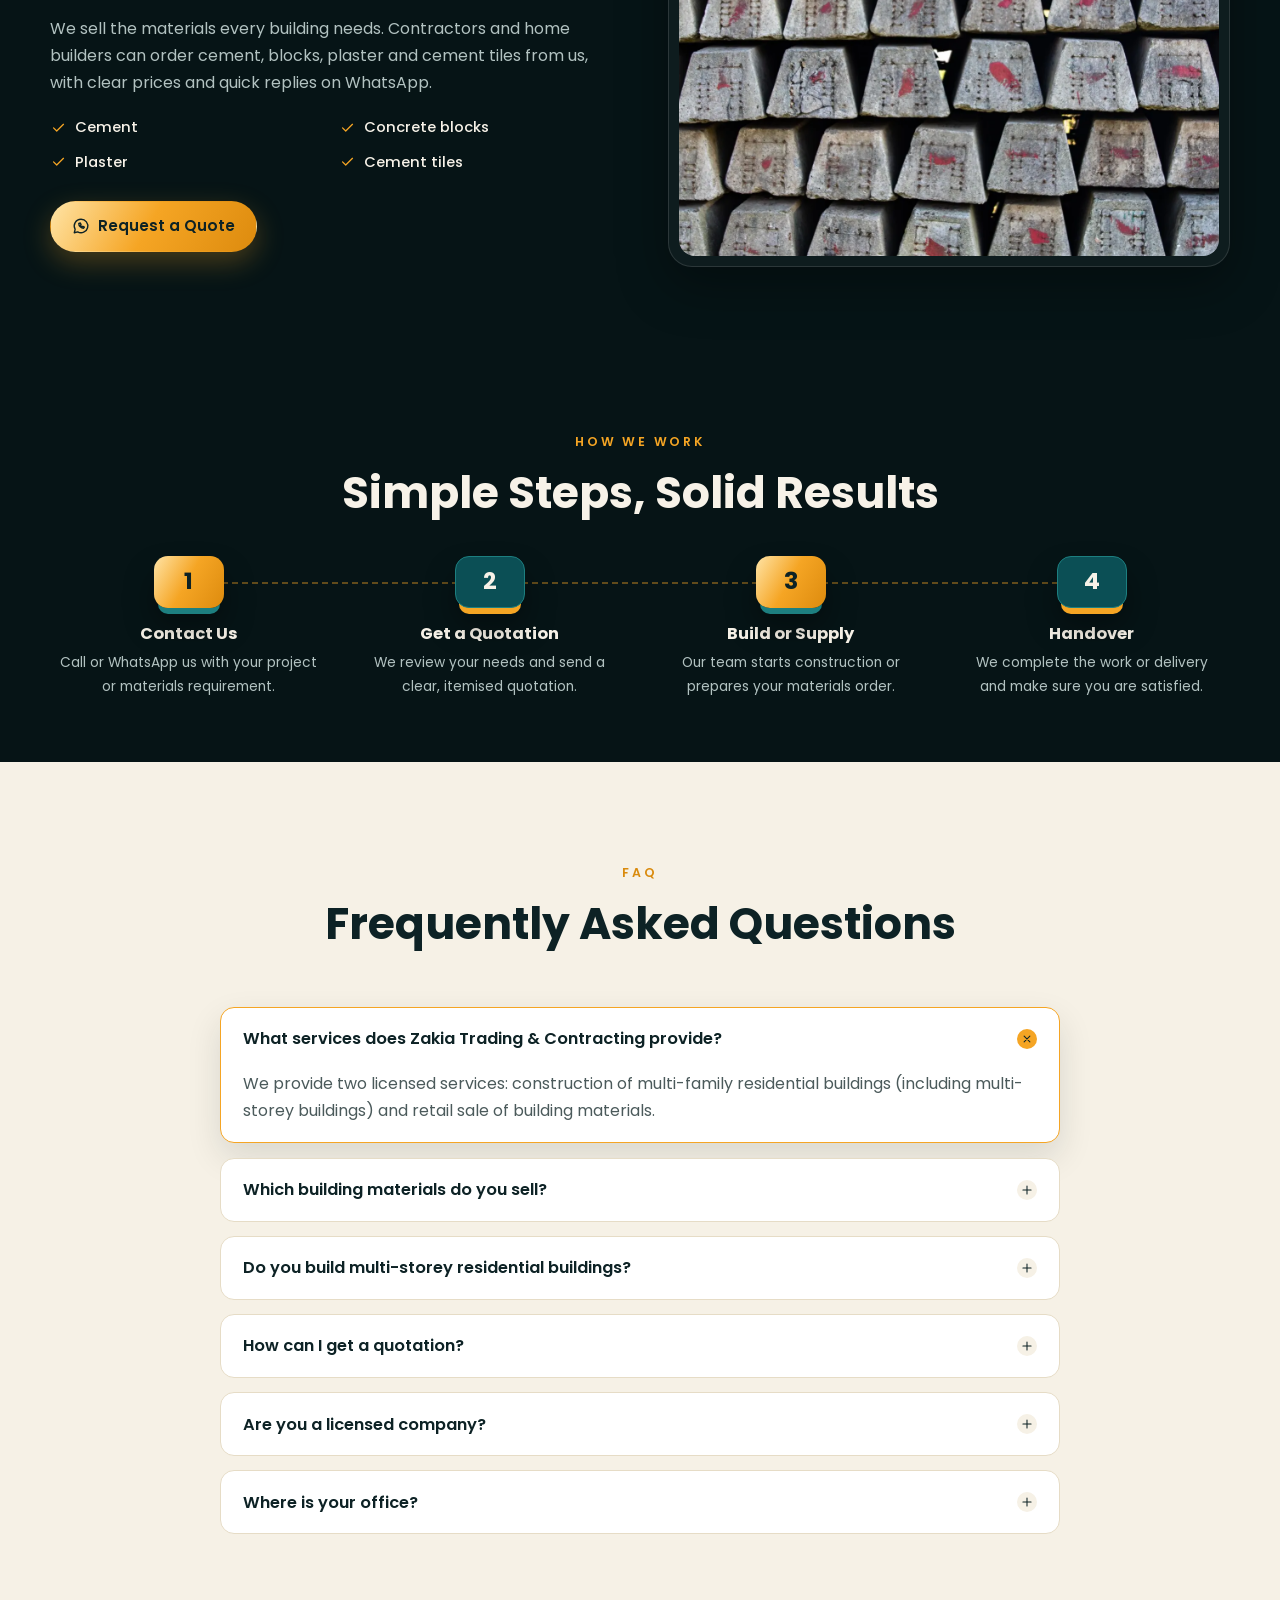
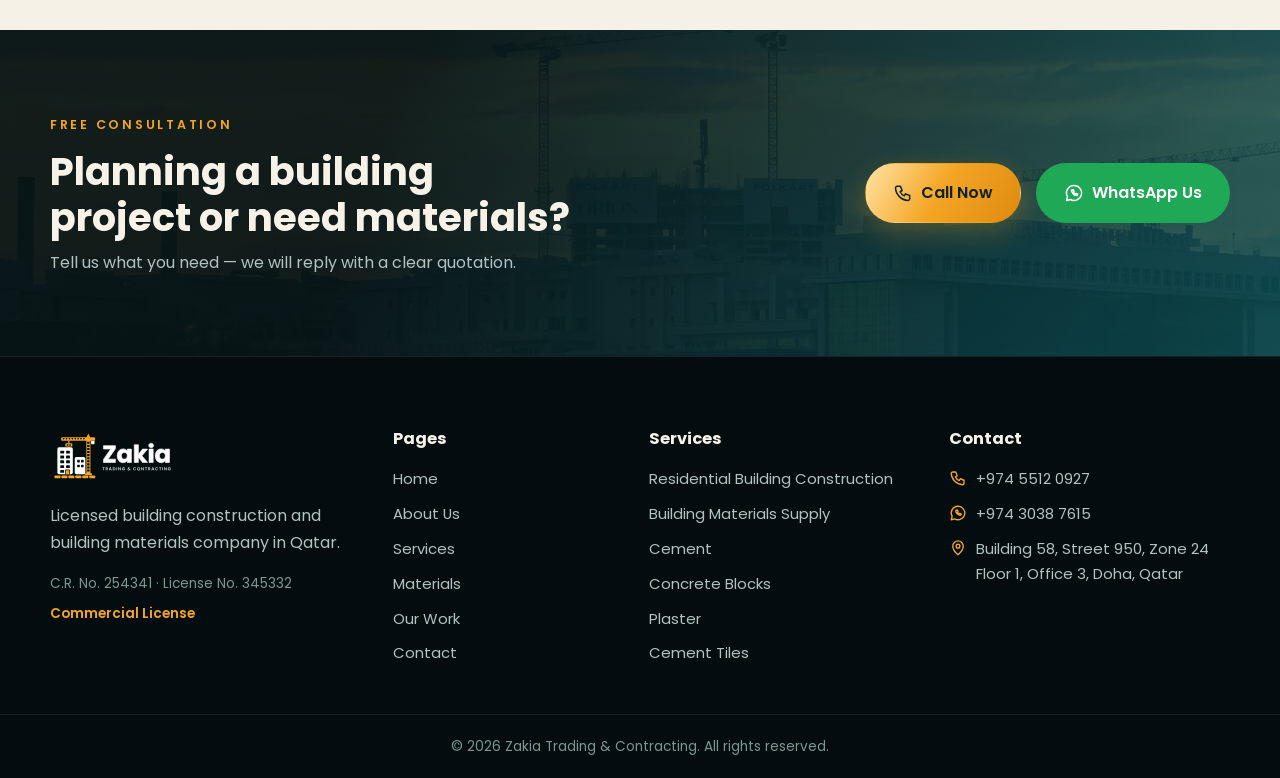
<file: services.html>
<!doctype html>
<html lang="en">
  <head>
    <meta charset="UTF-8" />
    <meta name="viewport" content="width=device-width, initial-scale=1.0, viewport-fit=cover" />
    <title>Services | Zakia Trading &amp; Contracting</title>
    <meta name="description" content="Residential building construction and building materials supply in Qatar." />
    <meta name="theme-color" content="#061416" />
    <link rel="icon" type="image/png" sizes="32x32" href="./favicon-32.png" />
    <link rel="apple-touch-icon" href="./apple-touch-icon-180.png" />
    <meta property="og:type" content="website" />
    <meta property="og:title" content="Services | Zakia Trading &amp; Contracting" />
    <meta property="og:description" content="Residential building construction and building materials supply in Qatar." />
    <meta property="og:image" content="./og-image.png" />
    <script type="application/ld+json">
      {
        "@context": "https://schema.org",
        "@type": "GeneralContractor",
        "name": "Zakia Trading & Contracting",
        "telephone": "+974 5512 0927",
        "address": { "@type": "PostalAddress", "streetAddress": "Building 58, Street 950, Zone 24", "addressLocality": "Doha", "addressCountry": "QA" }
      }
    </script>
    <script type="module" crossorigin src="./assets/main-DeBgoHN8.js"></script>
    <link rel="stylesheet" crossorigin href="./assets/main-DKDpR2OQ.css">
  </head>
  <body>
    <div id="root" data-page="services"></div>
  </body>
</html>
</file>
<file: assets/main-DKDpR2OQ.css>
@font-face{font-family:Poppins;font-style:normal;font-display:swap;font-weight:400;src:url(./poppins-latin-ext-400-normal-CIpeJEZw.woff2) format("woff2"),url(./poppins-latin-ext-400-normal-Ce_uWq1Z.woff) format("woff");unicode-range:U+0100-02AF,U+0304,U+0308,U+0329,U+1E00-1E9F,U+1EF2-1EFF,U+2020,U+20A0-20AB,U+20AD-20C0,U+2113,U+2C60-2C7F,U+A720-A7FF}@font-face{font-family:Poppins;font-style:normal;font-display:swap;font-weight:400;src:url(./poppins-latin-400-normal-cpxAROuN.woff2) format("woff2"),url(./poppins-latin-400-normal-BOb3E3N0.woff) format("woff");unicode-range:U+0000-00FF,U+0131,U+0152-0153,U+02BB-02BC,U+02C6,U+02DA,U+02DC,U+0304,U+0308,U+0329,U+2000-206F,U+2074,U+20AC,U+2122,U+2191,U+2193,U+2212,U+2215,U+FEFF,U+FFFD}@font-face{font-family:Poppins;font-style:normal;font-display:swap;font-weight:500;src:url(./poppins-latin-ext-500-normal-H4Q0z8D2.woff2) format("woff2"),url(./poppins-latin-ext-500-normal-Bl1-S02S.woff) format("woff");unicode-range:U+0100-02AF,U+0304,U+0308,U+0329,U+1E00-1E9F,U+1EF2-1EFF,U+2020,U+20A0-20AB,U+20AD-20C0,U+2113,U+2C60-2C7F,U+A720-A7FF}@font-face{font-family:Poppins;font-style:normal;font-display:swap;font-weight:500;src:url(./poppins-latin-500-normal-C8OXljZJ.woff2) format("woff2"),url(./poppins-latin-500-normal-DGXqpDMm.woff) format("woff");unicode-range:U+0000-00FF,U+0131,U+0152-0153,U+02BB-02BC,U+02C6,U+02DA,U+02DC,U+0304,U+0308,U+0329,U+2000-206F,U+2074,U+20AC,U+2122,U+2191,U+2193,U+2212,U+2215,U+FEFF,U+FFFD}@font-face{font-family:Poppins;font-style:normal;font-display:swap;font-weight:600;src:url(./poppins-latin-ext-600-normal-Cn4C8475.woff2) format("woff2"),url(./poppins-latin-ext-600-normal-DB6FJURc.woff) format("woff");unicode-range:U+0100-02AF,U+0304,U+0308,U+0329,U+1E00-1E9F,U+1EF2-1EFF,U+2020,U+20A0-20AB,U+20AD-20C0,U+2113,U+2C60-2C7F,U+A720-A7FF}@font-face{font-family:Poppins;font-style:normal;font-display:swap;font-weight:600;src:url(./poppins-latin-600-normal-zEkxB9Mr.woff2) format("woff2"),url(./poppins-latin-600-normal-BJdTmd5m.woff) format("woff");unicode-range:U+0000-00FF,U+0131,U+0152-0153,U+02BB-02BC,U+02C6,U+02DA,U+02DC,U+0304,U+0308,U+0329,U+2000-206F,U+2074,U+20AC,U+2122,U+2191,U+2193,U+2212,U+2215,U+FEFF,U+FFFD}@font-face{font-family:Poppins;font-style:normal;font-display:swap;font-weight:700;src:url(./poppins-latin-ext-700-normal-DDaViAzG.woff2) format("woff2"),url(./poppins-latin-ext-700-normal-CE2WFKmF.woff) format("woff");unicode-range:U+0100-02AF,U+0304,U+0308,U+0329,U+1E00-1E9F,U+1EF2-1EFF,U+2020,U+20A0-20AB,U+20AD-20C0,U+2113,U+2C60-2C7F,U+A720-A7FF}@font-face{font-family:Poppins;font-style:normal;font-display:swap;font-weight:700;src:url(./poppins-latin-700-normal-Qrb0O0WB.woff2) format("woff2"),url(./poppins-latin-700-normal-BVuQR_eA.woff) format("woff");unicode-range:U+0000-00FF,U+0131,U+0152-0153,U+02BB-02BC,U+02C6,U+02DA,U+02DC,U+0304,U+0308,U+0329,U+2000-206F,U+2074,U+20AC,U+2122,U+2191,U+2193,U+2212,U+2215,U+FEFF,U+FFFD}@font-face{font-family:Tajawal;font-style:normal;font-display:swap;font-weight:400;src:url(./tajawal-arabic-400-normal-CyCXRvzh.woff2) format("woff2"),url(./tajawal-arabic-400-normal-DCQxawbB.woff) format("woff");unicode-range:U+0600-06FF,U+0750-077F,U+0870-088E,U+0890-0891,U+0897-08E1,U+08E3-08FF,U+200C-200E,U+2010-2011,U+204F,U+2E41,U+FB50-FDFF,U+FE70-FE74,U+FE76-FEFC,U+102E0-102FB,U+10E60-10E7E,U+10EC2-10EC4,U+10EFC-10EFF,U+1EE00-1EE03,U+1EE05-1EE1F,U+1EE21-1EE22,U+1EE24,U+1EE27,U+1EE29-1EE32,U+1EE34-1EE37,U+1EE39,U+1EE3B,U+1EE42,U+1EE47,U+1EE49,U+1EE4B,U+1EE4D-1EE4F,U+1EE51-1EE52,U+1EE54,U+1EE57,U+1EE59,U+1EE5B,U+1EE5D,U+1EE5F,U+1EE61-1EE62,U+1EE64,U+1EE67-1EE6A,U+1EE6C-1EE72,U+1EE74-1EE77,U+1EE79-1EE7C,U+1EE7E,U+1EE80-1EE89,U+1EE8B-1EE9B,U+1EEA1-1EEA3,U+1EEA5-1EEA9,U+1EEAB-1EEBB,U+1EEF0-1EEF1}@font-face{font-family:Tajawal;font-style:normal;font-display:swap;font-weight:400;src:url(./tajawal-latin-400-normal-BVNSOH3d.woff2) format("woff2"),url(./tajawal-latin-400-normal-BdYcZznU.woff) format("woff");unicode-range:U+0000-00FF,U+0131,U+0152-0153,U+02BB-02BC,U+02C6,U+02DA,U+02DC,U+0304,U+0308,U+0329,U+2000-206F,U+20AC,U+2122,U+2191,U+2193,U+2212,U+2215,U+FEFF,U+FFFD}@font-face{font-family:Tajawal;font-style:normal;font-display:swap;font-weight:500;src:url(./tajawal-arabic-500-normal-BZ8ojJNu.woff2) format("woff2"),url(./tajawal-arabic-500-normal-CbVEaYEW.woff) format("woff");unicode-range:U+0600-06FF,U+0750-077F,U+0870-088E,U+0890-0891,U+0897-08E1,U+08E3-08FF,U+200C-200E,U+2010-2011,U+204F,U+2E41,U+FB50-FDFF,U+FE70-FE74,U+FE76-FEFC,U+102E0-102FB,U+10E60-10E7E,U+10EC2-10EC4,U+10EFC-10EFF,U+1EE00-1EE03,U+1EE05-1EE1F,U+1EE21-1EE22,U+1EE24,U+1EE27,U+1EE29-1EE32,U+1EE34-1EE37,U+1EE39,U+1EE3B,U+1EE42,U+1EE47,U+1EE49,U+1EE4B,U+1EE4D-1EE4F,U+1EE51-1EE52,U+1EE54,U+1EE57,U+1EE59,U+1EE5B,U+1EE5D,U+1EE5F,U+1EE61-1EE62,U+1EE64,U+1EE67-1EE6A,U+1EE6C-1EE72,U+1EE74-1EE77,U+1EE79-1EE7C,U+1EE7E,U+1EE80-1EE89,U+1EE8B-1EE9B,U+1EEA1-1EEA3,U+1EEA5-1EEA9,U+1EEAB-1EEBB,U+1EEF0-1EEF1}@font-face{font-family:Tajawal;font-style:normal;font-display:swap;font-weight:500;src:url(./tajawal-latin-500-normal-CoYeBiSI.woff2) format("woff2"),url(./tajawal-latin-500-normal-DU9v6xgj.woff) format("woff");unicode-range:U+0000-00FF,U+0131,U+0152-0153,U+02BB-02BC,U+02C6,U+02DA,U+02DC,U+0304,U+0308,U+0329,U+2000-206F,U+20AC,U+2122,U+2191,U+2193,U+2212,U+2215,U+FEFF,U+FFFD}@font-face{font-family:Tajawal;font-style:normal;font-display:swap;font-weight:700;src:url(./tajawal-arabic-700-normal-D2-eand5.woff2) format("woff2"),url(./tajawal-arabic-700-normal-9L7Zusdl.woff) format("woff");unicode-range:U+0600-06FF,U+0750-077F,U+0870-088E,U+0890-0891,U+0897-08E1,U+08E3-08FF,U+200C-200E,U+2010-2011,U+204F,U+2E41,U+FB50-FDFF,U+FE70-FE74,U+FE76-FEFC,U+102E0-102FB,U+10E60-10E7E,U+10EC2-10EC4,U+10EFC-10EFF,U+1EE00-1EE03,U+1EE05-1EE1F,U+1EE21-1EE22,U+1EE24,U+1EE27,U+1EE29-1EE32,U+1EE34-1EE37,U+1EE39,U+1EE3B,U+1EE42,U+1EE47,U+1EE49,U+1EE4B,U+1EE4D-1EE4F,U+1EE51-1EE52,U+1EE54,U+1EE57,U+1EE59,U+1EE5B,U+1EE5D,U+1EE5F,U+1EE61-1EE62,U+1EE64,U+1EE67-1EE6A,U+1EE6C-1EE72,U+1EE74-1EE77,U+1EE79-1EE7C,U+1EE7E,U+1EE80-1EE89,U+1EE8B-1EE9B,U+1EEA1-1EEA3,U+1EEA5-1EEA9,U+1EEAB-1EEBB,U+1EEF0-1EEF1}@font-face{font-family:Tajawal;font-style:normal;font-display:swap;font-weight:700;src:url(./tajawal-latin-700-normal-BypgxfGb.woff2) format("woff2"),url(./tajawal-latin-700-normal-CV3bxpHe.woff) format("woff");unicode-range:U+0000-00FF,U+0131,U+0152-0153,U+02BB-02BC,U+02C6,U+02DA,U+02DC,U+0304,U+0308,U+0329,U+2000-206F,U+20AC,U+2122,U+2191,U+2193,U+2212,U+2215,U+FEFF,U+FFFD}:root{--bg: #061416;--bg-2: #081b1e;--surface: #0c2427;--surface-2: #112e32;--field: #0a1d20;--line: rgba(255, 255, 255, .09);--line-gold: rgba(245, 165, 36, .38);--gold: #f5a524;--gold-soft: #ffd27a;--gold-deep: #d98a0c;--gold-grad: linear-gradient(120deg, #ffe4a6 0%, #f5a524 48%, #dd8b0e 100%);--heading: #f7f2e8;--text: #b2c2c1;--muted: #7f9594;--teal: #0b4f55;--teal-bright: #1d7f80;--cream: #f6f1e6;--cream-line: #e6dcc6;--ink: #0d2225;--ink-text: #4b5a5b;--white: #ffffff;--wa: #1fa855;--radius: 18px;--shadow: 0 18px 50px rgba(0, 0, 0, .35);--header-h: 78px;--font: "Poppins", system-ui, -apple-system, "Segoe UI", sans-serif;color-scheme:dark}:root[lang=ar]{--font: "Poppins", "Tajawal", system-ui, sans-serif}*,*:before,*:after{box-sizing:border-box}html{scroll-behavior:smooth;scroll-padding-top:calc(var(--header-h) + 12px)}body{margin:0;font-family:var(--font);color:var(--text);background:var(--bg);line-height:1.7;-webkit-font-smoothing:antialiased;overflow-x:hidden}:root[lang=ar] body{font-size:1.06rem}body:before{content:"";position:fixed;inset:0 0 auto;height:env(safe-area-inset-top,0px);z-index:51;background:var(--bg)}h1,h2,h3,h4{color:var(--heading);line-height:1.2;margin:0;text-wrap:balance}p{margin:0 0 1rem}a{color:inherit;text-decoration:none}img{max-width:100%;height:auto;display:block}:focus-visible{outline:2px solid var(--gold);outline-offset:3px}.container{width:100%;max-width:1220px;margin-inline:auto;padding-left:max(20px,env(safe-area-inset-left,0px));padding-right:max(20px,env(safe-area-inset-right,0px))}[dir=rtl] .flip-rtl{transform:scaleX(-1)}.flip-180{transform:rotate(180deg)}[dir=rtl] .flip-180.flip-rtl{transform:none}.gold-text{background:var(--gold-grad);-webkit-background-clip:text;background-clip:text;color:transparent}.btn{display:inline-flex;align-items:center;justify-content:center;gap:.5rem;padding:.72rem 1.3rem;border-radius:999px;font-weight:600;font-size:.95rem;border:1.5px solid transparent;cursor:pointer;transition:transform .2s ease,background-color .2s ease,box-shadow .2s ease,color .2s ease,border-color .2s ease;white-space:nowrap;font-family:inherit}.btn:hover{transform:translateY(-2px)}.btn-lg{padding:.95rem 1.7rem;font-size:1rem}.btn-block{width:100%}.btn-gold{background:var(--gold-grad);color:var(--ink);box-shadow:0 10px 28px #f5a52447}.btn-gold:hover{box-shadow:0 14px 34px #f5a5246b}.btn-dark{background:var(--surface);border-color:var(--line);color:var(--heading)}.btn-dark:hover{border-color:var(--line-gold)}.btn-outline-gold{border-color:var(--line-gold);color:var(--gold-soft)}.btn-outline-gold:hover{background:var(--gold);color:var(--ink)}.btn-ghost{color:var(--gold-soft);padding-inline:.8rem}.btn-ghost:hover{color:var(--white)}.btn-wa{background:var(--wa);color:var(--white)}.eyebrow{display:inline-flex;align-items:center;gap:.6rem;font-size:.78rem;font-weight:600;letter-spacing:.22em;text-transform:uppercase;color:var(--gold)}.eyebrow-line:before{content:"";width:36px;height:1.5px;background:var(--gold)}[dir=rtl] .eyebrow,[dir=rtl] .trust-line{letter-spacing:0;font-size:.95rem}.tag{display:inline-block;font-size:.78rem;font-weight:600;color:var(--gold-soft);border:1px solid var(--line-gold);border-radius:999px;padding:.25rem .8rem;margin-bottom:1rem}.reveal{transition:opacity .7s ease,transform .7s ease}.reveal.is-pending{opacity:0;transform:translateY(26px)}@media (prefers-reduced-motion: reduce){html{scroll-behavior:auto}.reveal,.reveal.is-pending{opacity:1;transform:none;transition:none}}.site-header{position:sticky;top:env(safe-area-inset-top,0px);z-index:50;background:#061416d1;-webkit-backdrop-filter:blur(14px);backdrop-filter:blur(14px);border-bottom:1px solid var(--line);transition:background-color .25s ease}.site-header.is-scrolled{background:#061416f5}.header-inner{height:var(--header-h);display:flex;align-items:center;gap:1.5rem}.brand img{height:46px;width:auto}.main-nav{display:flex;gap:1.7rem;margin-inline-start:auto}.main-nav a:not(.btn){font-weight:500;font-size:.94rem;color:var(--heading);position:relative;padding-block:.3rem;opacity:.85}.main-nav a:not(.btn):hover,.main-nav a.is-active{opacity:1;color:var(--gold-soft)}.main-nav a:not(.btn):after{content:"";position:absolute;inset-inline-start:0;bottom:-2px;width:0;height:2px;background:var(--gold);transition:width .25s ease}.main-nav a:not(.btn):hover:after,.main-nav a.is-active:after{width:100%}.nav-call-mobile{display:none!important}.header-actions{display:flex;align-items:center;gap:.7rem}.lang-toggle{display:inline-flex;align-items:center;gap:.35rem;background:var(--surface);border:1px solid var(--line);color:var(--heading);border-radius:999px;padding:.5rem .9rem;font-family:Poppins,Tajawal,sans-serif;font-weight:700;font-size:.95rem;cursor:pointer}.lang-toggle:hover{border-color:var(--line-gold)}.menu-toggle{display:none;background:none;border:0;color:var(--heading);cursor:pointer;padding:.4rem}.hero{position:relative;padding:4.5rem 0 6.5rem;background:radial-gradient(ellipse at 15% 0%,rgba(245,165,36,.12),transparent 45%),radial-gradient(ellipse at 90% 60%,rgba(29,127,128,.22),transparent 50%),var(--bg);overflow:hidden}.hero-grid{display:grid;grid-template-columns:1.08fr 1fr;gap:3.5rem;align-items:center}.hero h1{font-size:clamp(2.5rem,5.4vw,4.3rem);font-weight:700;margin:1.1rem 0 1.3rem;letter-spacing:-.02em}[dir=rtl] .hero h1{letter-spacing:0;line-height:1.3}.hero-accent{display:block}.hero-text{font-size:1.08rem;max-width:58ch}.chip-row{list-style:none;padding:0;margin:1.6rem 0 1.4rem;display:flex;flex-wrap:wrap;gap:.6rem}.chip-row li{display:inline-flex;align-items:center;gap:.45rem;font-size:.86rem;font-weight:600;color:var(--heading);padding:.5rem .95rem;border-radius:999px;background:#ffffff08;border:1px solid var(--line)}.chip-row svg{color:var(--gold)}.trust-line{display:flex;align-items:center;gap:.8rem;font-size:.78rem;font-weight:600;letter-spacing:.3em;text-transform:uppercase;color:var(--muted)}.trust-line:before{content:"";width:36px;height:1px;background:var(--muted)}.hero-ctas{display:flex;flex-wrap:wrap;gap:.9rem;margin:1.6rem 0 2rem}.hero-facts{display:grid;grid-template-columns:repeat(3,minmax(0,1fr));gap:.75rem;margin:0;max-width:560px}.hero-facts div{border:1px solid var(--line);background:#ffffff05;border-radius:14px;padding:.9rem 1rem}.hero-facts dt{font-size:1.45rem;font-weight:700;color:var(--gold);line-height:1.2;font-variant-numeric:tabular-nums}.hero-facts dd{margin:.2rem 0 0;font-size:.75rem;color:var(--muted);text-transform:uppercase;letter-spacing:.08em}[dir=rtl] .hero-facts dd{letter-spacing:0;font-size:.85rem}.hero-visual{position:relative;padding-bottom:2rem}.photo-frame{border-radius:24px;padding:8px;background:linear-gradient(160deg,#f5a52459,#ffffff0a 40%,#1d7f8040);box-shadow:var(--shadow)}.photo-frame img{width:100%;height:100%;object-fit:cover;border-radius:18px}.hero-visual>.photo-frame:first-child{aspect-ratio:4 / 4.4;max-width:100%;margin-inline-start:12%}.photo-frame-sm{position:absolute;width:40%;aspect-ratio:3 / 4;bottom:0;inset-inline-start:0;border-radius:20px;padding:6px}.photo-frame-sm img{border-radius:15px}.float-badge{position:absolute;top:7%;inset-inline-end:-3%;display:flex;align-items:center;gap:.75rem;background:#081b1eeb;-webkit-backdrop-filter:blur(8px);backdrop-filter:blur(8px);border:1px solid var(--line-gold);padding:.8rem 1.1rem;border-radius:16px;box-shadow:var(--shadow);animation:float 5s ease-in-out infinite}.float-badge strong{display:block;color:var(--heading);font-size:.92rem}.float-badge span:not(.badge-icon){font-size:.8rem;color:var(--muted)}.badge-icon{display:grid;place-items:center;width:42px;height:42px;border-radius:12px;background:var(--gold-grad);color:var(--ink);flex-shrink:0}@keyframes float{50%{transform:translateY(-10px)}}@media (prefers-reduced-motion: reduce){.float-badge{animation:none}}.hero-slider{display:none;position:relative;height:min(78svh,660px);min-height:480px;overflow:hidden;background:var(--bg)}.slide{position:absolute;top:0;right:0;bottom:0;left:0;opacity:0;transition:opacity .9s ease}.slide.is-active{opacity:1}.slide img{width:100%;height:100%;object-fit:cover;transform:scale(1.08);transition:transform 6s ease-out}.slide.is-active img{transform:scale(1)}.slide:after{content:"";position:absolute;top:0;right:0;bottom:0;left:0;background:linear-gradient(180deg,rgba(6,20,22,.25) 0%,rgba(6,20,22,.45) 40%,rgba(6,20,22,.94) 82%,var(--bg) 100%)}.slide-content{position:absolute;z-index:2;inset:auto 0 0;padding:0 max(16px,env(safe-area-inset-right,0px)) 8.6rem max(16px,env(safe-area-inset-left,0px));transform:translateY(14px);transition:transform .9s ease}.slide.is-active .slide-content{transform:none}.slide-title{font-size:clamp(2rem,8.6vw,2.8rem);margin:.6rem 0 .5rem;letter-spacing:-.01em}[dir=rtl] .slide-title{letter-spacing:0;line-height:1.3}.slide-title .gold-text{display:block}.slide-content p{margin:0;color:#dbe5e4;font-size:1rem;max-width:34ch}.slider-ui{position:absolute;z-index:3;inset:auto 0 0;padding:0 max(16px,env(safe-area-inset-right,0px)) 1.2rem max(16px,env(safe-area-inset-left,0px));display:grid;gap:1rem}.slider-ctas{display:grid;grid-template-columns:minmax(0,1.45fr) minmax(0,1fr);gap:.6rem}.slider-ctas .btn{min-width:0;padding:.75rem .6rem;font-size:.9rem;white-space:normal;line-height:1.25;text-align:center}.slider-dots{display:flex;justify-content:center;gap:.5rem}.slider-dots button{width:22px;height:6px;padding:0;border:0;border-radius:3px;background:#ffffff4d;cursor:pointer;transition:width .3s ease,background-color .3s ease}.slider-dots button.is-active{width:40px;background:var(--gold)}@media (prefers-reduced-motion: reduce){.slide,.slide img,.slide-content{transition:none}}.brick-strip{position:absolute;inset-inline:0;bottom:14px;height:10px;background:repeating-linear-gradient(90deg,var(--gold) 0 60px,transparent 60px 68px);opacity:.85}.brick-strip:after{content:"";position:absolute;inset-inline:0;top:14px;height:10px;background:repeating-linear-gradient(90deg,var(--teal-bright) 0 60px,transparent 60px 68px);background-position:34px 0;opacity:.7}.page-hero{position:relative;background-size:cover;background-position:center;padding:6.5rem 0 7rem;isolation:isolate}.page-hero:before{content:"";position:absolute;top:0;right:0;bottom:0;left:0;z-index:-1;background:linear-gradient(90deg,#061416f5,#061416c7 55%,#0614168c),radial-gradient(ellipse at 10% 100%,rgba(245,165,36,.18),transparent 50%)}[dir=rtl] .page-hero:before{background:linear-gradient(270deg,#061416f5,#061416c7 55%,#0614168c),radial-gradient(ellipse at 90% 100%,rgba(245,165,36,.18),transparent 50%)}.page-hero-inner{max-width:1220px}.page-hero h1{font-size:clamp(2.2rem,4.6vw,3.5rem);margin:1rem 0 .8rem;max-width:18ch}.page-hero p{font-size:1.1rem;max-width:55ch;color:#d2dcdb;margin:0}.breadcrumb{display:flex;align-items:center;gap:.5rem;font-size:.88rem;color:var(--muted)}.breadcrumb a:hover{color:var(--gold-soft)}.breadcrumb [aria-current]{color:var(--gold);font-weight:600}.section{padding-block:6rem}.section-dark{background:radial-gradient(ellipse at 100% 0%,rgba(29,127,128,.18),transparent 45%),radial-gradient(ellipse at 0% 100%,rgba(245,165,36,.08),transparent 45%),var(--bg-2);border-block:1px solid var(--line)}.section-cream{background:var(--cream);color:var(--ink-text)}.section-cream h2,.section-cream h3{color:var(--ink)}.section-cream .eyebrow{color:var(--gold-deep)}.section-heading{max-width:700px;margin:0 auto 3.5rem;text-align:center}.section-heading.align-start{margin-inline:0;text-align:start}.section-heading h2{font-size:clamp(1.9rem,3.6vw,2.75rem);margin:.8rem 0 1rem}.section-heading p{font-size:1.05rem;margin:0}.center-action{display:flex;justify-content:center;margin-top:2.75rem}.check-list{list-style:none;padding:0;margin:1.2rem 0 1.6rem;display:grid;grid-template-columns:repeat(2,minmax(0,1fr));gap:.6rem 1rem}.check-list li{display:flex;align-items:flex-start;gap:.5rem;color:var(--heading);font-weight:500;font-size:.92rem}.section-cream .check-list li{color:var(--ink)}.check-list svg{color:var(--gold);flex-shrink:0;margin-top:.2rem}.card-actions{display:flex;flex-wrap:wrap;gap:.5rem;align-items:center}.link-arrow{display:inline-flex;align-items:center;gap:.35rem;font-weight:600;color:var(--gold);font-style:normal}.section-cream .link-arrow{color:var(--gold-deep)}.link-arrow:hover{gap:.6rem}.service-grid{display:grid;grid-template-columns:repeat(2,minmax(0,1fr));gap:2rem}.service-card{background:var(--surface);border:1px solid var(--line);border-radius:24px;overflow:hidden;transition:transform .3s ease,border-color .3s ease,box-shadow .3s ease}.service-card:hover{transform:translateY(-6px);border-color:var(--line-gold);box-shadow:var(--shadow)}.service-photo{position:relative;aspect-ratio:16 / 9;max-width:100%}.service-photo img{width:100%;height:100%;object-fit:cover;transition:transform .6s ease}.service-card:hover .service-photo img{transform:scale(1.05)}.service-photo{overflow:hidden}.service-photo:after{content:"";position:absolute;top:40%;right:0;bottom:0;left:0;background:linear-gradient(transparent,var(--surface))}.service-icon{position:absolute;z-index:1;bottom:1rem;inset-inline-start:1.6rem;display:grid;place-items:center;width:60px;height:60px;border-radius:16px;background:var(--gold-grad);color:var(--ink);box-shadow:0 10px 24px #00000059}.service-body{padding:1.4rem 1.8rem 2rem}.service-body h3{font-size:1.4rem;margin-bottom:.7rem}.feature-rows{display:grid;gap:5rem}.feature-row{display:grid;grid-template-columns:1fr 1fr;gap:3.5rem;align-items:center}.feature-row.is-flipped .feature-media{order:2}.feature-media{aspect-ratio:4 / 3.2;max-width:100%}.feature-copy h2{font-size:clamp(1.7rem,3vw,2.3rem);margin-bottom:1rem}.lead{color:var(--heading);font-size:1.08rem}.material-grid{display:grid;grid-template-columns:repeat(4,minmax(0,1fr));gap:1.5rem}.material-grid.is-detailed{grid-template-columns:repeat(2,minmax(0,1fr));gap:2rem}.material-card{background:var(--surface);border:1px solid var(--line);border-radius:var(--radius);overflow:hidden;display:flex;flex-direction:column;transition:transform .3s ease,box-shadow .3s ease,border-color .3s ease}.section-cream .material-card{background:var(--white);border-color:var(--cream-line)}.material-card:hover{transform:translateY(-6px);box-shadow:0 18px 40px #0d22252e;border-color:var(--line-gold)}.material-photo{position:relative;aspect-ratio:4 / 3;max-width:100%;overflow:hidden}.is-detailed .material-photo{aspect-ratio:16 / 9}.material-photo img{width:100%;height:100%;object-fit:cover;transition:transform .6s ease}.material-card:hover .material-photo img{transform:scale(1.06)}.material-icon{position:absolute;bottom:.8rem;inset-inline-start:.8rem;display:grid;place-items:center;width:46px;height:46px;border-radius:12px;background:var(--gold-grad);color:var(--ink)}.material-body{padding:1.3rem 1.4rem 1.5rem;display:flex;flex-direction:column;flex:1}.material-body h3{font-size:1.18rem;margin-bottom:.4rem}.material-body>p{font-size:.93rem;flex:1}.is-detailed .material-body h3{font-size:1.45rem}.is-detailed .material-body>p{flex:0}.why-grid{display:grid;grid-template-columns:repeat(3,minmax(0,1fr));gap:1.4rem}.why-card{background:#ffffff06;border:1px solid var(--line);border-radius:var(--radius);padding:1.8rem;transition:border-color .3s ease,background-color .3s ease}.why-card:hover{border-color:var(--line-gold);background:#f5a5240a}.why-icon{display:grid;place-items:center;width:54px;height:54px;border-radius:50%;border:1px solid var(--line-gold);color:var(--gold);margin-bottom:1.1rem}.why-card h3{font-size:1.12rem;margin-bottom:.4rem}.why-card p{font-size:.93rem;margin:0}.filter-row{display:flex;flex-wrap:wrap;justify-content:center;gap:.6rem;margin-bottom:2.25rem}.filter-row button{font:inherit;font-size:.9rem;font-weight:600;padding:.55rem 1.2rem;border-radius:999px;border:1px solid var(--line);background:var(--surface);color:var(--heading);cursor:pointer}.filter-row button.is-active{background:var(--gold-grad);color:var(--ink);border-color:transparent}.work-grid{columns:3;column-gap:1rem}.work-item{break-inside:avoid;margin-bottom:1rem;aspect-ratio:4 / 3;max-width:100%}.work-item.is-tall{aspect-ratio:3 / 4}.work-item button{position:relative;display:block;width:100%;height:100%;padding:0;border:0;border-radius:var(--radius);overflow:hidden;cursor:zoom-in;background:var(--surface);text-align:start;font:inherit}.work-item img{width:100%;height:100%;object-fit:cover;transition:transform .6s ease}.work-item button:hover img{transform:scale(1.06)}.work-caption{position:absolute;inset:auto 0 0;padding:2.5rem 1.1rem 1rem;background:linear-gradient(transparent,#040e10eb);display:grid;gap:.15rem}.work-caption strong{color:var(--heading);font-size:.98rem}.work-cat{font-size:.72rem;font-weight:600;letter-spacing:.12em;text-transform:uppercase;color:var(--gold)}[dir=rtl] .work-cat{letter-spacing:0;font-size:.82rem}.lightbox{position:fixed;top:0;right:0;bottom:0;left:0;z-index:100;background:#020809f0;display:grid;place-items:center;padding:max(16px,env(safe-area-inset-top,0px)) max(16px,env(safe-area-inset-right,0px)) max(16px,env(safe-area-inset-bottom,0px)) max(16px,env(safe-area-inset-left,0px))}.lightbox figure{margin:0;max-width:min(1200px,100%)}.lightbox img{max-height:80vh;width:auto;margin-inline:auto;border-radius:14px}.lightbox figcaption{text-align:center;color:var(--heading);margin-top:.9rem;font-weight:600}.lb-btn{position:absolute;display:grid;place-items:center;width:48px;height:48px;border-radius:50%;border:1px solid var(--line);background:#0c2427e6;color:var(--heading);cursor:pointer}.lb-btn:hover{border-color:var(--gold);color:var(--gold)}.lb-close{top:calc(16px + env(safe-area-inset-top,0px));inset-inline-end:16px}.lb-prev,.lb-next{top:50%;translate:0 -50%}.lb-prev{inset-inline-start:16px}.lb-next{inset-inline-end:16px}.about-grid{display:grid;grid-template-columns:1fr 1.05fr;gap:4rem;align-items:center}.about-media{position:relative;padding-bottom:3rem}.about-main{aspect-ratio:4 / 4.6;max-width:100%;width:82%}.about-sub{position:absolute;width:52%;aspect-ratio:4 / 3;bottom:0;inset-inline-end:0}.about-copy h2{font-size:clamp(1.9rem,3.6vw,2.6rem);margin:.8rem 0 1.2rem}.fact-grid{display:grid;grid-template-columns:repeat(2,minmax(0,1fr));gap:.9rem;margin:1.8rem 0}.fact-grid div{border-inline-start:3px solid var(--gold);background:var(--surface);padding:.85rem 1.1rem;border-radius:10px}.fact-grid dt{font-size:.8rem;color:var(--muted)}.fact-grid dd{margin:.15rem 0 0;font-weight:700;color:var(--heading);font-size:1.05rem;font-variant-numeric:tabular-nums}.mission{margin:0;padding:1.3rem 1.5rem;border-radius:var(--radius);border:1px solid var(--line-gold);background:#f5a5240d}.mission strong{color:var(--gold);display:block;margin-bottom:.3rem}.mission p{margin:0;color:var(--heading)}.license-doc{max-width:920px;margin-inline:auto;background:var(--cream);color:var(--ink-text);border-radius:22px;padding:2.25rem;box-shadow:var(--shadow);border-top:6px solid var(--gold)}.license-head{display:flex;align-items:center;gap:1rem;flex-wrap:wrap;padding-bottom:1.25rem;border-bottom:1px solid var(--cream-line)}.license-head strong{display:block;color:var(--ink);font-size:1.05rem}.license-head span{font-size:.88rem}.license-seal{display:grid;place-items:center;width:56px;height:56px;border-radius:50%;background:var(--teal);color:var(--gold-soft);flex-shrink:0}.license-valid{margin-inline-start:auto;display:inline-flex;align-items:center;gap:.4rem;padding:.4rem .9rem;border-radius:999px;background:#1fa8551f;color:#157a3e;font-weight:600}.license-title{color:var(--ink);text-align:center;font-size:1.4rem;margin:1.5rem 0 1.25rem}.license-fields,.license-address{margin:0;display:grid;gap:.6rem 1.5rem}.license-fields{grid-template-columns:repeat(2,minmax(0,1fr))}.license-fields div{display:flex;justify-content:space-between;gap:1rem;padding:.65rem .9rem;background:var(--white);border-radius:10px;border:1px solid var(--cream-line)}.license-fields div:first-child{grid-column:1 / -1}.license-fields dt{font-size:.88rem}.license-fields dd{margin:0;font-weight:700;color:var(--ink);text-align:end;font-variant-numeric:tabular-nums}.license-sub{color:var(--ink);font-size:1.05rem;margin:1.75rem 0 .8rem}.license-activities{list-style:none;padding:0;margin:0;display:grid;gap:.6rem}.license-activities li{display:flex;align-items:flex-start;gap:.9rem;padding:.8rem .9rem;background:var(--white);border-radius:10px;border:1px solid var(--cream-line);color:var(--ink)}.activity-code{flex-shrink:0;font-weight:700;font-variant-numeric:tabular-nums;background:var(--teal);color:var(--gold-soft);border-radius:8px;padding:.15rem .6rem}.license-address{grid-template-columns:repeat(5,minmax(0,1fr));gap:.6rem}.license-address div{text-align:center;background:var(--teal);border-radius:10px;padding:.6rem .4rem}.license-address dt{font-size:.75rem;color:var(--gold-soft)}.license-address dd{margin:.1rem 0 0;font-size:1.35rem;font-weight:700;color:var(--white)}.license-note{margin:1.5rem 0 0;font-size:.85rem;text-align:center}.license-strip{background:var(--surface);border-block:1px solid var(--line);padding-block:1.1rem}.license-strip-inner{display:flex;align-items:center;gap:1rem 2rem;flex-wrap:wrap;justify-content:space-between}.license-strip-text{display:inline-flex;align-items:center;gap:.55rem;color:var(--heading);font-weight:600}.license-strip-text svg{color:var(--gold)}.license-strip-meta{display:flex;flex-wrap:wrap;gap:.4rem 1.5rem;font-size:.9rem}.license-strip-meta b{color:var(--gold-soft);font-variant-numeric:tabular-nums}.footer-legal .link-arrow{margin-top:.4rem}.cta-band{position:relative;background-size:cover;background-position:center;padding-block:5rem;isolation:isolate}.cta-band:before{content:"";position:absolute;top:0;right:0;bottom:0;left:0;z-index:-1;background:linear-gradient(110deg,#061416f2 30%,#0b4f55d1)}.cta-inner{display:flex;align-items:center;justify-content:space-between;gap:2rem;flex-wrap:wrap}.cta-band h2{font-size:clamp(1.7rem,3.2vw,2.4rem);margin:.7rem 0 .5rem;max-width:24ch}.cta-band p{margin:0}.cta-actions{display:flex;gap:.9rem;flex-wrap:wrap}.steps{list-style:none;padding:0;margin:0;display:grid;grid-template-columns:repeat(4,minmax(0,1fr));gap:1.5rem;position:relative}.steps:before{content:"";position:absolute;top:34px;inset-inline:12%;border-top:2px dashed var(--line-gold)}.step{text-align:center;position:relative;padding:0 .5rem}.step-block{display:grid;place-items:center;width:92px;height:68px;margin:0 auto 1.4rem;border-radius:14px;background:var(--gold-grad);color:var(--ink);font-size:1.8rem;font-weight:700;box-shadow:0 10px 0 -4px var(--teal-bright),0 18px 30px #00000059;position:relative}.step:nth-child(2n) .step-block{background:var(--teal);color:var(--heading);border:1px solid var(--teal-bright);box-shadow:0 10px 0 -4px var(--gold),0 18px 30px #00000059}.step h3{font-size:1.12rem;margin-bottom:.5rem}.step p{font-size:.92rem}.faq-wrap{max-width:880px}.faq-list{display:grid;gap:.9rem}.faq-item{background:var(--white);border-radius:14px;border:1px solid var(--cream-line);transition:box-shadow .25s ease,border-color .25s ease}.faq-item.is-open{box-shadow:0 14px 34px #0d22251f;border-color:var(--gold)}.faq-item button{width:100%;display:flex;align-items:center;justify-content:space-between;gap:1rem;padding:1.15rem 1.4rem;background:none;border:0;cursor:pointer;font-family:inherit;font-size:1.02rem;font-weight:600;color:var(--ink);text-align:start}.faq-plus{flex-shrink:0;color:var(--ink);background:var(--cream);border-radius:50%;padding:3px;transition:transform .25s ease,background-color .25s ease}.faq-item.is-open .faq-plus{transform:rotate(45deg);background:var(--gold)}.faq-answer{padding:0 1.4rem 1.15rem;color:var(--ink-text)}.faq-answer p{margin:0}.contact-grid{display:grid;grid-template-columns:.85fr 1.15fr;gap:2.5rem;align-items:start}.contact-cards{display:grid;gap:1rem}.contact-card{display:flex;gap:1rem;align-items:flex-start;padding:1.35rem;border-radius:var(--radius);border:1px solid var(--line);background:var(--surface);transition:transform .25s ease,border-color .25s ease}.contact-card:hover{transform:translateY(-3px);border-color:var(--line-gold)}.contact-card span:not(.contact-icon){display:block;font-size:.85rem;color:var(--muted)}.contact-card strong{display:block;color:var(--heading);font-size:1.08rem}.contact-card small{display:block;font-size:.92rem;margin-bottom:.4rem}[dir=rtl] .contact-card strong[dir=ltr]{text-align:end}.contact-icon{display:grid;place-items:center;width:50px;height:50px;border-radius:14px;background:var(--gold-grad);color:var(--ink);flex-shrink:0}.contact-icon.wa{background:var(--wa);color:var(--white)}.contact-form{background:var(--surface);border:1px solid var(--line);border-top:3px solid var(--gold);border-radius:22px;padding:2.25rem;box-shadow:var(--shadow);display:grid;gap:1.15rem}.form-row{display:grid;grid-template-columns:repeat(2,minmax(0,1fr));gap:1rem}.contact-form label>span,.contact-form legend{display:block;font-size:.88rem;font-weight:600;color:var(--heading);margin-bottom:.4rem}.contact-form input:not([type=radio]),.contact-form textarea{width:100%;font:inherit;color:var(--heading);padding:.8rem 1rem;border:1px solid var(--line);border-radius:12px;background:var(--field);transition:border-color .2s ease}[dir=rtl] .contact-form input[dir=ltr]{text-align:right}.contact-form input:focus,.contact-form textarea:focus{outline:none;border-color:var(--gold)}.contact-form textarea{resize:vertical}.service-choice{border:0;padding:0;margin:0;display:flex;flex-wrap:wrap;gap:.5rem}.service-choice legend{width:100%}.service-choice label{display:inline-flex;align-items:center;padding:.55rem 1rem;border-radius:999px;border:1px solid var(--line);font-size:.9rem;font-weight:500;color:var(--heading);cursor:pointer;transition:all .2s ease}.service-choice label.is-active{background:var(--gold-grad);border-color:transparent;color:var(--ink)}.service-choice input{position:absolute;opacity:0;pointer-events:none}.service-choice label:has(input:focus-visible){outline:2px solid var(--gold);outline-offset:2px}.form-note{font-size:.82rem;color:var(--muted);text-align:center;margin:0}.site-footer{background:#030c0e;border-top:1px solid var(--line);padding-top:4.5rem}.footer-grid{display:grid;grid-template-columns:1.4fr 1fr 1.2fr 1.3fr;gap:2.5rem;padding-bottom:3rem}.footer-brand img{height:54px;width:auto;margin-bottom:1.2rem}.footer-legal{font-size:.85rem;color:var(--muted)}.site-footer h4{color:var(--heading);font-size:1.02rem;margin-bottom:1.1rem}.site-footer ul{list-style:none;padding:0;margin:0;display:grid;gap:.6rem;font-size:.93rem}.site-footer a:hover{color:var(--gold)}.footer-contact li{display:flex;gap:.6rem;align-items:flex-start}.footer-contact svg{color:var(--gold);flex-shrink:0;margin-top:.2rem}.footer-bottom{border-top:1px solid var(--line);padding-block:1.25rem;font-size:.85rem;text-align:center;color:var(--muted)}.floating-wa{position:fixed;bottom:calc(22px + env(safe-area-inset-bottom,0px));inset-inline-end:calc(22px + env(safe-area-inset-right,0px));z-index:60;display:flex;align-items:center;gap:.5rem;background:var(--wa);color:var(--white);border-radius:999px;padding:.85rem;box-shadow:0 12px 30px #1fa85566;transition:transform .2s ease,opacity .3s ease,visibility .3s}.floating-wa:not(.is-visible){opacity:0;visibility:hidden;transform:translateY(12px)}.floating-wa:hover{transform:scale(1.06)}.floating-label{max-width:0;overflow:hidden;white-space:nowrap;font-weight:600;font-size:.92rem;transition:max-width .3s ease,margin .3s ease}.floating-wa:hover .floating-label{max-width:200px;margin-inline-end:.4rem}@media (max-width: 1100px){.header-call span{display:none}.header-call{padding:.72rem}.main-nav{gap:1.2rem}.material-grid,.footer-grid{grid-template-columns:repeat(2,minmax(0,1fr))}}@media (max-width: 920px){:root{--header-h: 68px}.brand img{height:40px}.menu-toggle{display:inline-flex}.header-call{display:none}.main-nav{position:fixed;top:calc(var(--header-h) + env(safe-area-inset-top,0px));inset-inline:0;flex-direction:column;gap:0;background:var(--bg-2);border-bottom:1px solid var(--line);padding:.5rem max(20px,env(safe-area-inset-right,0px)) 1.5rem max(20px,env(safe-area-inset-left,0px));box-shadow:0 20px 30px #0006;transform:translateY(-130%);visibility:hidden;transition:transform .3s ease,visibility .3s}.main-nav.is-open{transform:none;visibility:visible}.main-nav a:not(.btn){padding:.85rem 0;border-bottom:1px solid var(--line)}.main-nav a:not(.btn):after{display:none}.nav-call-mobile{display:inline-flex!important;margin-top:1rem}.header-actions{margin-inline-start:auto}.hero{padding:0}.hero>.hero-grid,.hero>.brick-strip{display:none}.hero-slider{display:block}.hero-grid,.about-grid,.contact-grid,.service-grid,.feature-row,.material-grid.is-detailed{grid-template-columns:minmax(0,1fr)}.feature-row.is-flipped .feature-media{order:0}.feature-rows{gap:3.5rem}.hero-visual{max-width:560px;width:100%;margin-inline:auto}.why-grid{grid-template-columns:repeat(2,minmax(0,1fr))}.work-grid{columns:2}.steps{grid-template-columns:repeat(2,minmax(0,1fr));row-gap:2.5rem}.steps:before{display:none}.section{padding-block:4.5rem}.page-hero{padding:4.5rem 0 5.5rem}}@media (max-width: 560px){.container{padding-left:max(16px,env(safe-area-inset-left,0px));padding-right:max(16px,env(safe-area-inset-right,0px))}body{font-size:.95rem}.section{padding-block:3rem}.section-heading{margin-bottom:1.75rem}.section-heading h2{font-size:1.6rem;margin:.5rem 0 .6rem}.section-heading p{font-size:.92rem}.eyebrow{font-size:.7rem;letter-spacing:.18em}.btn{padding:.62rem 1.05rem;font-size:.88rem}.btn-lg{padding:.8rem 1.2rem;font-size:.92rem}.center-action{margin-top:1.75rem}.license-strip{padding-block:.85rem}.license-strip-inner{gap:.5rem}.license-strip-text{font-size:.82rem}.license-strip-meta{font-size:.78rem;gap:.2rem 1rem}.license-strip .link-arrow{font-size:.85rem}.page-hero{padding:2.75rem 0 3.5rem}.page-hero h1{font-size:1.75rem;margin:.6rem 0 .5rem}.page-hero p{font-size:.92rem}.brick-strip{height:7px;bottom:10px}.brick-strip:after{height:7px;top:10px}.service-grid{gap:.8rem}.service-card:hover{transform:none}.service-photo{aspect-ratio:auto;height:120px}.service-photo:after{top:30%;right:0;bottom:0;left:0}.service-icon{width:40px;height:40px;border-radius:11px;bottom:.5rem;inset-inline-start:.9rem}.service-icon svg{width:22px;height:22px}.service-body{padding:.8rem .9rem 1rem}.service-body h3{font-size:1rem;margin-bottom:.2rem}.service-body>p{display:none}.service-body .check-list{margin:.5rem 0 .8rem}.service-body .card-actions{flex-wrap:nowrap;gap:.25rem}.service-body .card-actions .btn{padding:.5rem .8rem;font-size:.8rem}.service-body .card-actions .btn-ghost{padding-inline:.5rem}.check-list{grid-template-columns:repeat(2,minmax(0,1fr));gap:.35rem .6rem;margin:.6rem 0 1rem}.check-list li{font-size:.8rem;gap:.35rem}.feature-rows{gap:2.25rem}.feature-row{gap:1.25rem}.feature-copy h2{font-size:1.35rem;margin-bottom:.6rem}.feature-copy p{font-size:.9rem}.material-grid{gap:.7rem}.material-grid.is-detailed{grid-template-columns:repeat(2,minmax(0,1fr));gap:.7rem}.is-detailed .material-photo{aspect-ratio:4 / 3}.material-body{padding:.8rem .8rem .9rem}.material-body h3,.is-detailed .material-body h3{font-size:.98rem;margin-bottom:.25rem}.material-body>p{font-size:.78rem;margin-bottom:.6rem}.material-body .check-list{grid-template-columns:minmax(0,1fr);margin:0 0 .6rem}.material-icon{width:34px;height:34px;border-radius:10px;bottom:.5rem;inset-inline-start:.5rem}.material-card .link-arrow{font-size:.8rem}.why-grid{grid-template-columns:repeat(2,minmax(0,1fr));gap:.7rem}.why-card{padding:1rem}.why-icon{width:40px;height:40px;margin-bottom:.7rem}.why-icon svg{width:20px;height:20px}.why-card h3{font-size:.9rem}.why-card p{font-size:.78rem;line-height:1.55}.work-grid{column-gap:.6rem}.work-item{margin-bottom:.6rem}.work-caption{padding:1.6rem .65rem .55rem}.work-caption strong{font-size:.78rem}.work-cat{font-size:.6rem}.filter-row{gap:.4rem;margin-bottom:1.25rem}.filter-row button{font-size:.8rem;padding:.45rem .85rem}.steps{grid-template-columns:repeat(2,minmax(0,1fr));gap:1.6rem .8rem}.step-block{width:64px;height:48px;font-size:1.3rem;border-radius:11px;margin-bottom:.9rem}.step h3{font-size:.95rem;margin-bottom:.3rem}.step p{font-size:.8rem;line-height:1.55}.about-grid{gap:1.75rem}.about-media{padding-bottom:2rem}.about-copy h2{font-size:1.6rem;margin:.5rem 0 .8rem}.about-copy p{font-size:.9rem}.fact-grid{grid-template-columns:repeat(2,minmax(0,1fr));gap:.6rem;margin:1.2rem 0}.fact-grid div{padding:.65rem .8rem}.fact-grid dt{font-size:.72rem}.fact-grid dd{font-size:.9rem}.mission{padding:1rem 1.1rem}.mission p{font-size:.88rem}.license-doc{padding:1.1rem;border-radius:18px}.license-head strong{font-size:.92rem}.license-head span{font-size:.78rem}.license-seal{width:44px;height:44px}.license-valid{margin-inline-start:0;font-size:.8rem}.license-title{font-size:1.15rem;margin:1rem 0 .8rem}.license-fields{grid-template-columns:minmax(0,1fr);gap:.45rem}.license-fields div{padding:.5rem .75rem}.license-fields dt{font-size:.78rem}.license-fields dd{font-size:.88rem}.license-sub{font-size:.95rem;margin:1.2rem 0 .6rem}.license-activities li{font-size:.82rem;padding:.6rem .7rem}.license-address{grid-template-columns:repeat(5,minmax(0,1fr));gap:.35rem}.license-address div{padding:.45rem .2rem}.license-address dt{font-size:.6rem}.license-address dd{font-size:1rem}.cta-band{padding-block:2.75rem}.cta-band h2{font-size:1.4rem}.cta-band p{font-size:.88rem}.cta-inner{gap:1.25rem}.cta-actions{width:100%;display:grid;grid-template-columns:1fr 1fr;gap:.6rem}.faq-list{gap:.6rem}.faq-item button{font-size:.9rem;padding:.85rem 1rem}.faq-answer{padding:0 1rem .9rem;font-size:.86rem}.contact-grid{gap:1.25rem}.contact-cards{gap:.6rem}.contact-card{padding:.9rem;gap:.8rem}.contact-icon{width:42px;height:42px;border-radius:12px}.contact-card strong{font-size:.98rem}.contact-form{padding:1.1rem;gap:.9rem}.form-row{grid-template-columns:minmax(0,1fr);gap:.9rem}.site-footer{padding-top:2.75rem}.footer-grid{grid-template-columns:repeat(2,minmax(0,1fr));gap:1.75rem 1rem;padding-bottom:2rem}.footer-brand,.footer-grid>div:last-child{grid-column:1 / -1}.footer-brand img{height:44px;margin-bottom:.8rem}.site-footer h4{font-size:.95rem;margin-bottom:.7rem}.site-footer ul{font-size:.84rem;gap:.45rem}.footer-bottom{font-size:.78rem}.lb-prev,.lb-next{top:auto;bottom:calc(16px + env(safe-area-inset-bottom,0px));translate:none}.floating-wa{bottom:calc(16px + env(safe-area-inset-bottom,0px));inset-inline-end:calc(16px + env(safe-area-inset-right,0px));padding:.75rem}}@media (max-width: 359px){.material-grid,.material-grid.is-detailed,.why-grid,.check-list{grid-template-columns:minmax(0,1fr)}}.lang-menu{position:relative}.lang-caret{transform:rotate(90deg);transition:transform .2s ease;opacity:.7}.lang-caret.is-open{transform:rotate(-90deg)}.lang-list{position:absolute;top:calc(100% + 8px);inset-inline-end:0;z-index:70;min-width:180px;list-style:none;margin:0;padding:6px;background:var(--surface);border:1px solid var(--line-gold);border-radius:14px;box-shadow:var(--shadow)}.lang-list button{width:100%;display:flex;align-items:center;justify-content:space-between;gap:.75rem;padding:.65rem .85rem;border:0;border-radius:10px;background:none;color:var(--heading);font:inherit;font-family:Poppins,Tajawal,sans-serif;font-weight:600;text-align:start;cursor:pointer}.lang-list button:hover,.lang-list button[aria-selected=true]{background:#f5a5241a;color:var(--gold-soft)}.lang-list svg{color:var(--gold)}@media (max-width: 920px){.slide-content{text-align:center;padding:0 18px 8.2rem}.slide-content .eyebrow{justify-content:center}.slide-content .eyebrow-line:after{content:"";width:36px;height:1.5px;background:var(--gold)}.slide-content p{margin-inline:auto}}@media (min-width: 921px){.photo-frame,.service-card,.material-card,.work-item button{border:1px solid rgba(255,255,255,.12);background:#ffffff09}.photo-frame{padding:10px;border-radius:24px}.photo-frame img{border-radius:16px}.hero-visual{padding-bottom:0}.hero-visual>.photo-frame:first-child{aspect-ratio:1 / 1.02;margin-inline-start:auto;width:92%}.service-photo{margin:10px 10px 0;border-radius:16px}.service-photo:after{display:none}.service-icon{bottom:.8rem}.material-card{padding:8px}.material-photo{border-radius:12px}.section-cream .material-card{border-color:var(--cream-line);background:var(--white)}.work-item button{padding:8px;border-radius:20px}.work-item img{border-radius:13px}.work-caption{inset:auto 8px 8px;border-radius:0 0 13px 13px}}@media (max-width: 560px){.slide-content .eyebrow-line:before,.slide-content .eyebrow-line:after{width:20px}.slide-content .eyebrow{font-size:.64rem;letter-spacing:.14em}.lang-toggle{padding:.45rem .75rem;font-size:.88rem}}.section-process{padding-block:4rem}.section-process .section-heading{margin-bottom:2.25rem}.section-process .step-block{width:70px;height:52px;font-size:1.45rem;margin-bottom:1rem}.section-process .steps:before{top:26px}.section-process .step h3{font-size:1.02rem}.section-process .step p{font-size:.86rem;margin:0}@media (max-width: 560px){.section-process{padding-block:2.5rem}.section-process .section-heading{margin-bottom:1.25rem}.section-process .steps{grid-template-columns:repeat(2,minmax(0,1fr));gap:.6rem}.section-process .step{display:grid;grid-template-columns:auto minmax(0,1fr);column-gap:.55rem;align-items:center;text-align:start;padding:.7rem;border:1px solid var(--line);border-radius:14px;background:#ffffff08}.section-process .step-block{width:34px;height:30px;font-size:.95rem;border-radius:8px;margin:0;box-shadow:none}.section-process .step h3{font-size:.86rem;margin:0}.section-process .step p{grid-column:1 / -1;font-size:.74rem;line-height:1.5;margin-top:.45rem}}@media (max-width: 560px){.section-process .step:nth-child(2n) .step-block{box-shadow:none}}.service-overlay{display:none}@media (max-width: 560px){.service-grid{gap:1rem}.service-card{border-radius:20px;border-color:#ffffff1a;background:linear-gradient(180deg,var(--surface),var(--bg-2))}.service-photo{height:190px;margin:0;border-radius:0}.service-photo:after{display:block;top:0;right:0;bottom:0;left:0;background:linear-gradient(180deg,#0614161a,#06141659 45%,#061416f2)}.service-icon{top:.8rem;bottom:auto;inset-inline-start:.8rem;width:38px;height:38px;border-radius:10px}.service-overlay{display:grid;gap:.3rem;position:absolute;z-index:1;inset:auto 0 0;padding:0 1rem .9rem}.service-tag{font-size:.66rem;font-weight:600;letter-spacing:.12em;text-transform:uppercase;color:var(--gold)}[dir=rtl] .service-tag{letter-spacing:0;font-size:.78rem}.service-overlay strong{color:var(--heading);font-size:1.2rem;line-height:1.25}.service-body{padding:.9rem 1rem 1rem}.service-body h3{display:none}.service-body>p{display:-webkit-box;-webkit-line-clamp:2;-webkit-box-orient:vertical;overflow:hidden;font-size:.84rem;line-height:1.55;margin:0 0 .8rem}.service-body .check-list{grid-template-columns:repeat(2,minmax(0,1fr));gap:.4rem;margin:0 0 .9rem}.service-body .check-list li{align-items:center;font-size:.75rem;line-height:1.3;padding:.5rem .55rem;border:1px solid var(--line);border-radius:10px;background:#ffffff08}.service-body .check-list svg{margin-top:0;width:14px;height:14px}.service-body .card-actions{display:grid;grid-template-columns:minmax(0,1fr) auto;gap:.5rem}.service-body .card-actions .btn-gold{width:100%;padding:.7rem 1rem;font-size:.88rem}.service-body .card-actions .btn-ghost{width:44px;height:44px;padding:0;border-radius:50%;background:var(--wa);color:var(--white)}.service-body .card-actions .wa-label{display:none}}
</file>
